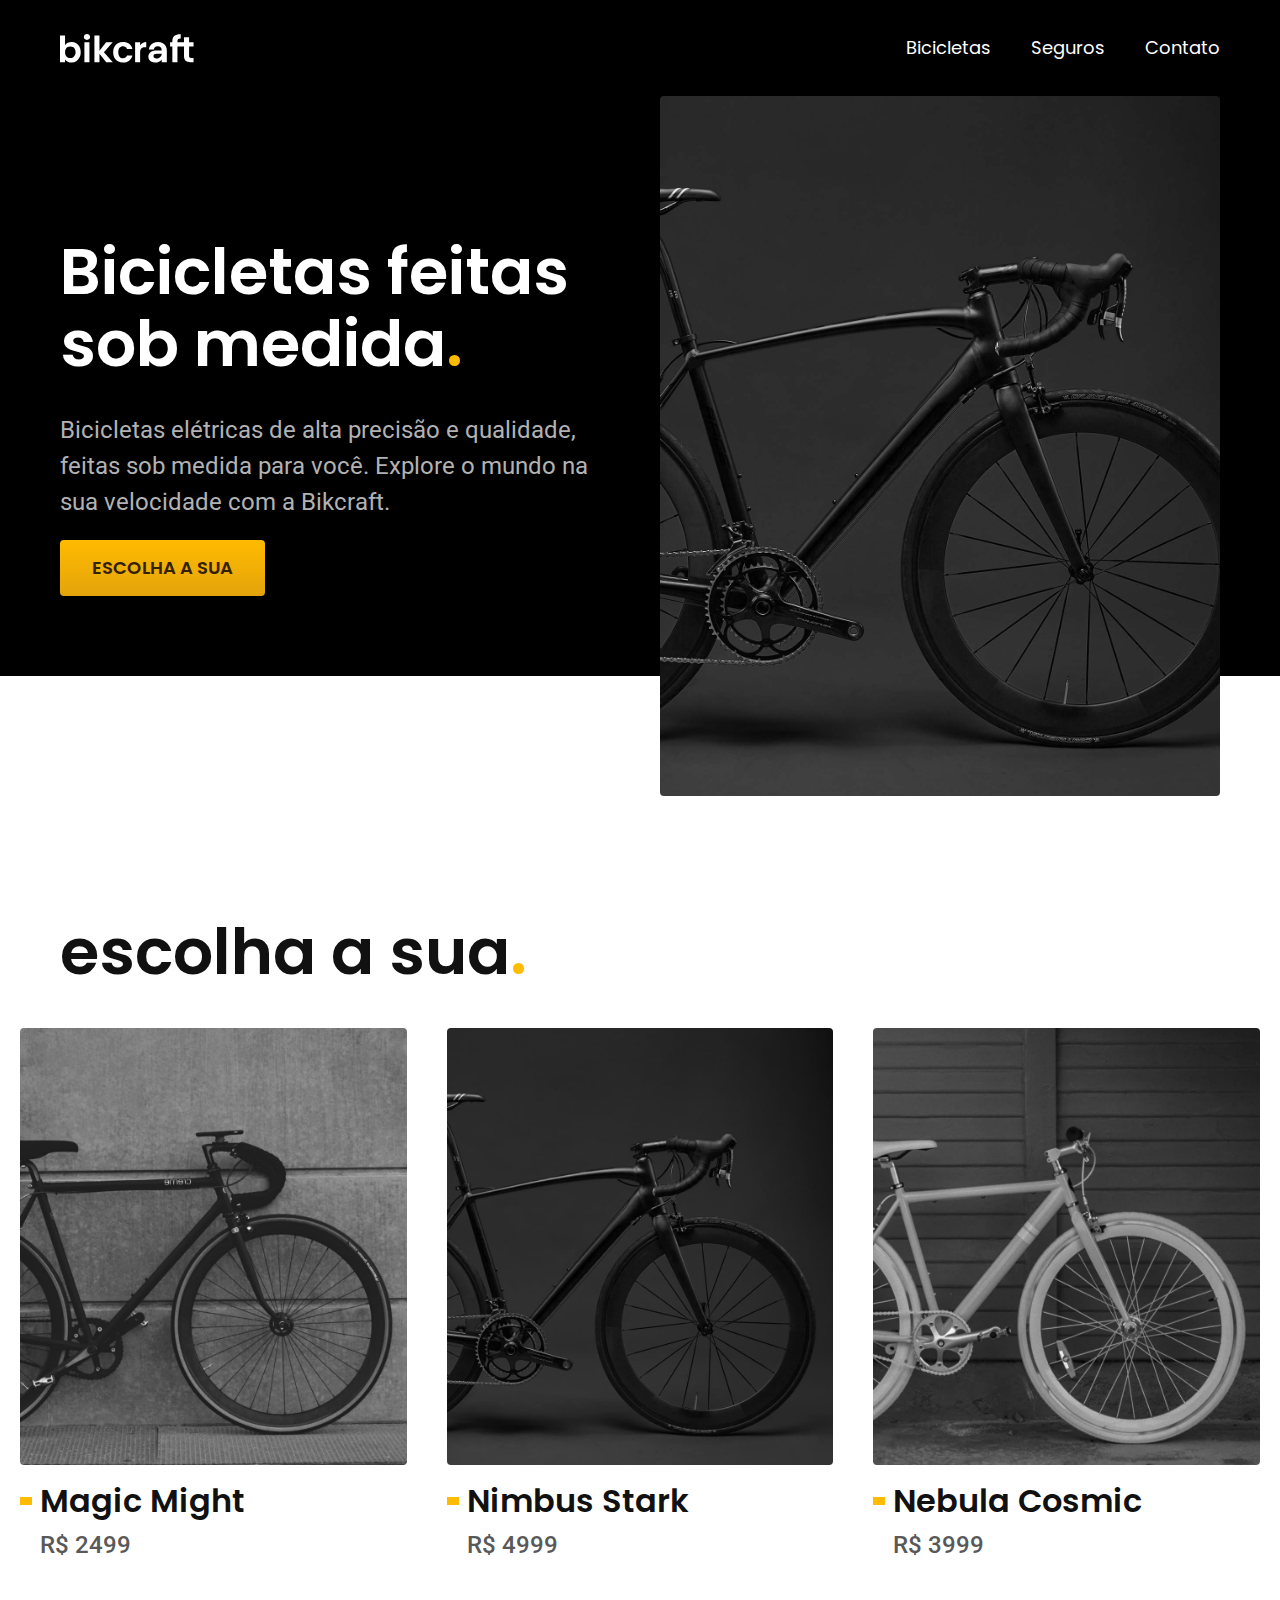
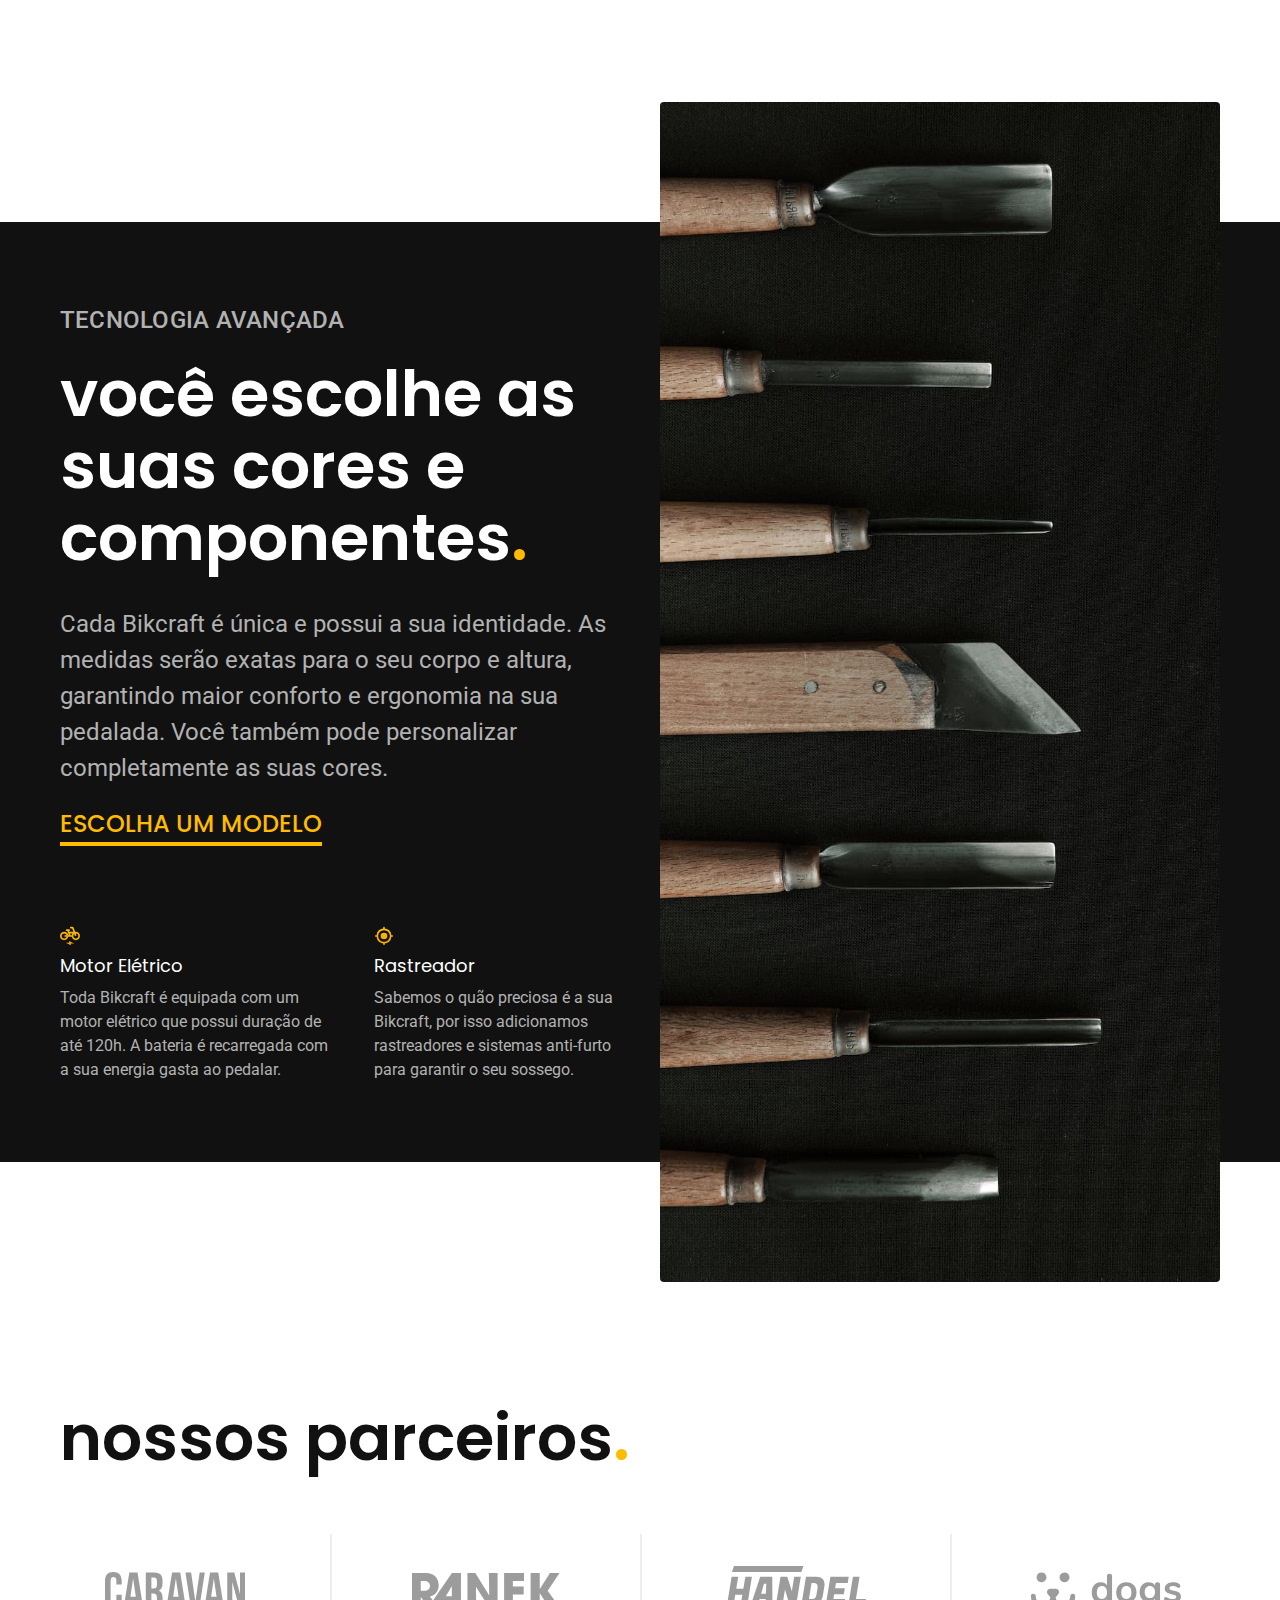
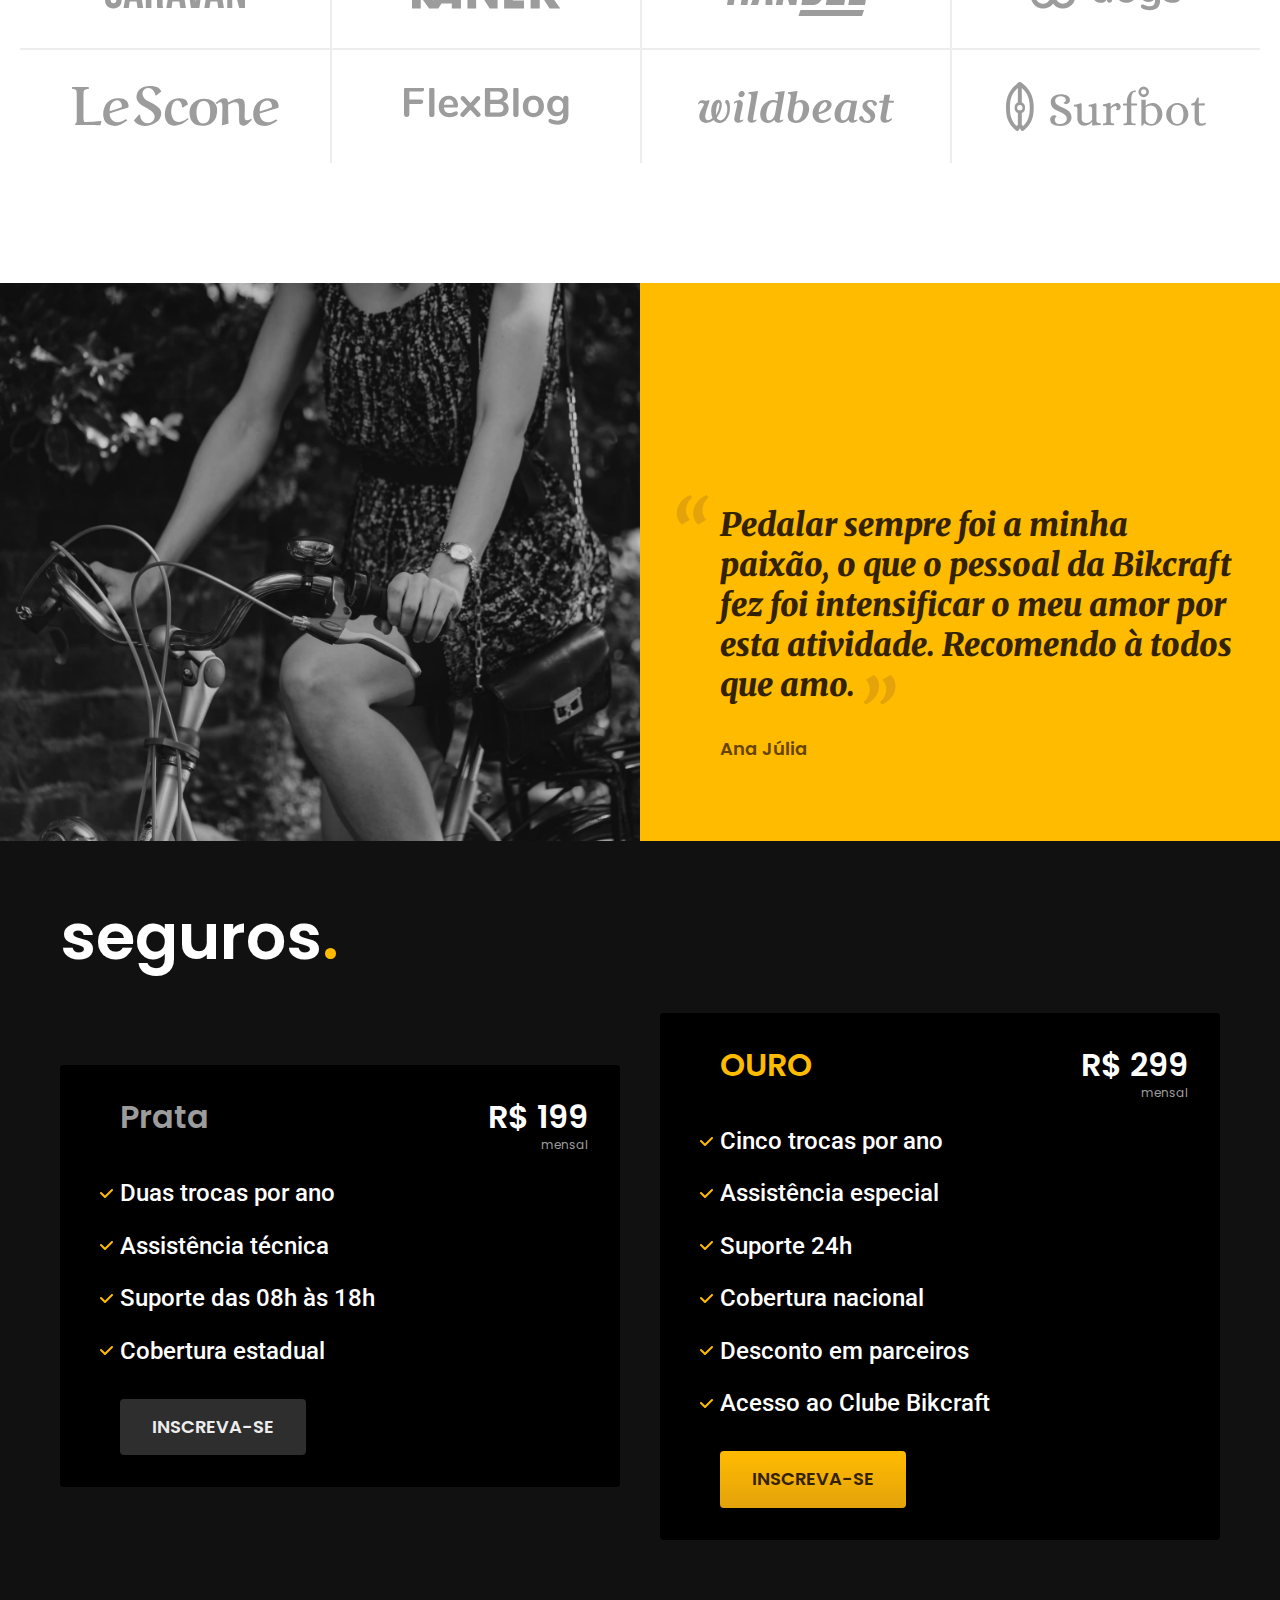
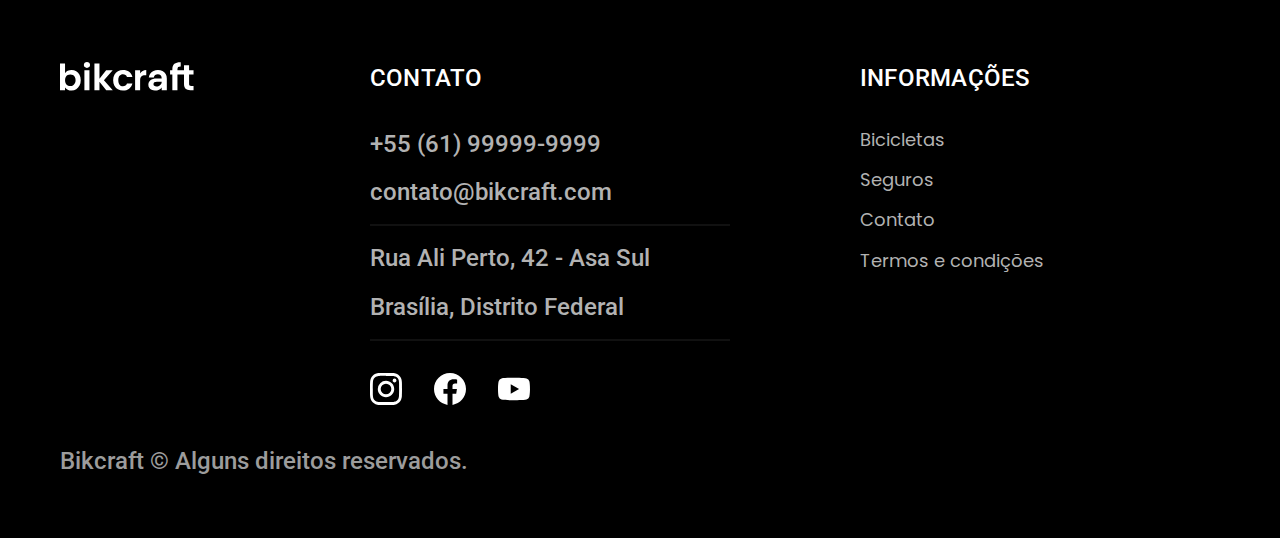
<file: index.html>
<!DOCTYPE html>
<html lang="pt-br">

<head>
  <meta charset="UTF-8">
  <meta http-equiv="X-UA-Compatible" content="IE=edge">
  <meta name="viewport" content="width=device-width, initial-scale=1.0">
  <meta name="description"
    content="Bicicletas elétricas de alta precisão e qualidade, feitas sob medida para o cliente. Explore o mundo na sua velocidade com a Bikcraft.">
  <title>Bikcraft - Bicicletas Elétricas</title>
  <link rel="preload" href="./css/style.css" as="style">
  <link rel="stylesheet" href="./css/style.css">
  <link rel="preconnect" href="https://fonts.googleapis.com">
  <link rel="preconnect" href="https://fonts.gstatic.com" crossorigin>
  <link
    href="https://fonts.googleapis.com/css2?family=Merriweather:ital,wght@1,900&family=Poppins:wght@400;600&family=Roboto:wght@400;500&display=swap"
    rel="stylesheet">
</head>

<body>
  <header class="header-bg">
    <div class="header container">
      <a href="./">
        <img src="./img/bikcraft.svg" alt="Bikcraft">
      </a>
      <nav aria-label="Primária">
        <ul class="header-nav font-1-m">
          <li><a href="./bicycles.html">Bicicletas</a></li>
          <li><a href="./insurance.html">Seguros</a></li>
          <li><a href="./contact.html">Contato</a></li>
        </ul>
      </nav>
    </div>
  </header>

  <main class="intro-bg c-0">
    <div class="intro container">
      <div class="intro-info">
        <h1 class="font-1-xxl">Bicicletas feitas sob medida<span class="c-p1">.</span></h1>
        <p class="font-2-l c-5">Bicicletas elétricas de alta precisão e qualidade, feitas sob medida para você. Explore
          o mundo na sua velocidade com a Bikcraft.</p>
        <a class="btn font-1-m-b" href="./bicycles.html">Escolha a sua</a>
      </div>
      <picture class="intro-img">
        <source media="(max-width: 800px)" srcset="./img/bicicletas/nimbus.jpg">
        <img src="./img/fotos/introducao.jpg" alt="Bicicleta Elétrica Preta">
      </picture>
    </div>
  </main>

  <article class="bike-list">
    <h2 class="container font-1-xxl c-11">escolha a sua<span class="c-p1">.</span></h2>
    <ul>
      <li>
        <a href="./bicycles/magic.html">
          <img src="./img/bicicletas/magic-home.jpg" alt="Bicicleta Preta">
          <h3 class="font-1-xl c-11">Magic Might</h3>
          <span class="font-2-m c-8">R$ 2499</span>
        </a>
      </li>
      <li>
        <a href="./bicycles/nimbus.html">
          <img src="./img/bicicletas/nimbus-home.jpg" alt="Bicicleta Preta">
          <h3 class="font-1-xl c-11">Nimbus Stark</h3>
          <span class="font-2-m c-8">R$ 4999</span>
        </a>
      </li>
      <li>
        <a href="./bicycles/nebula.html">
          <img src="./img/bicicletas/nebula-home.jpg" alt="Bicicleta Branca">
          <h3 class="font-1-xl c-11">Nebula Cosmic</h3>
          <span class="font-2-m c-8">R$ 3999</span>
        </a>
      </li>
    </ul>
  </article>

  <article class="technology-bg">
    <div class="technology container">
      <div class="technology-info">
        <span class="font-2-l-b c-5">Tecnologia Avançada</span>
        <h2 class="font-1-xxl c-0">você escolhe as suas cores e componentes<span class="c-p1">.</span></h2>
        <p class="font-2-l c-5">Cada Bikcraft é única e possui a sua identidade. As medidas serão exatas para o seu
          corpo e altura, garantindo maior conforto e ergonomia na sua pedalada. Você também pode personalizar
          completamente as suas cores.</p>
        <a class="link" href="./bicycles.html">Escolha um modelo</a>
        <div class="technology-columns">
          <div>
            <img src="./img/icones/eletrica.svg" alt="">
            <h3 class="font-1-m c-0">Motor Elétrico</h3>
            <p class="font-2-s c-5">Toda Bikcraft é equipada com um motor elétrico que possui duração de até 120h. A
              bateria é recarregada com a sua energia gasta ao pedalar.</p>
          </div>
          <div>
            <img src="./img/icones/rastreador.svg" alt="">
            <h3 class="font-1-m c-0">Rastreador</h3>
            <p class="font-2-s c-5">Sabemos o quão preciosa é a sua Bikcraft, por isso adicionamos rastreadores e
              sistemas anti-furto para garantir o seu sossego.</p>
          </div>
        </div>
      </div>
      <div class="technology-img">
        <img src="./img/fotos/tecnologia.jpg" alt="">
      </div>
    </div>
  </article>

  <section class="partners" aria-labelledby="our-partners">
    <h2 id="our-partners" class="container font-1-xxl c-11">nossos parceiros<span class="c-p1">.</span></h2>
    <ul>
      <li><img src="./img/parceiros/caravan.svg" alt="Caravan"></li>
      <li><img src="./img/parceiros/ranek.svg" alt="Ranek"></li>
      <li><img src="./img/parceiros/handel.svg" alt="Handel"></li>
      <li><img src="./img/parceiros/dogs.svg" alt="Dogs"></li>
      <li><img src="./img/parceiros/lescone.svg" alt="Lescone"></li>
      <li><img src="./img/parceiros/flexblog.svg" alt="Flexblog"></li>
      <li><img src="./img/parceiros/wildbeast.svg" alt="Wildbeast"></li>
      <li><img src="./img/parceiros/surfbot.svg" alt="Surfbot"></li>
    </ul>
  </section>

  <section class="testimonial" aria-label="Depoimento">
    <div>
      <img src="./img/fotos/depoimento.jpg" alt="Pessoa pedalando uma bicilceta Bikcraft">
    </div>
    <div class="testimonial-info">
      <blockquote class="font-1-xl c-p5">
        <p>Pedalar sempre foi a minha paixão, o que o pessoal da Bikcraft fez foi intensificar o meu amor por esta
          atividade. Recomendo à todos que amo.</p>
      </blockquote>
      <span class="font-1-m-b c-p4">Ana Júlia</span>
    </div>
  </section>

  <article class="insurance-bg">
    <div class="insurance container">
      <h2 class="font-1-xxl c-0">seguros<span class="c-p1">.</span></h2>
      <div class="insurance-item">
        <h3 class="font-1-xl c-6">Prata</h3>
        <span class="font-1-xl c-0">R$ 199<span class="font-1-xs c-6">mensal</span></span>
        <ul class="font-2-m c-0">
          <li>Duas trocas por ano</li>
          <li>Assistência técnica</li>
          <li>Suporte das 08h às 18h</li>
          <li>Cobertura estadual</li>
        </ul>
        <a class="secundary btn font-1-m-b" href="insurance.html">Inscreva-se</a>
      </div>
      <div class="insurance-item">
        <h3 class="font-1-xl c-p1">OURO</h3>
        <span class="font-1-xl c-0">R$ 299<span class="font-1-xs c-6">mensal</span></span>
        <ul class="font-2-m c-0">
          <li>Cinco trocas por ano</li>
          <li>Assistência especial</li>
          <li>Suporte 24h</li>
          <li>Cobertura nacional</li>
          <li>Desconto em parceiros</li>
          <li>Acesso ao Clube Bikcraft</li>
        </ul>
        <a class="btn font-1-m-b" href="insurance.html">Inscreva-se</a>
      </div>
    </div>
  </article>

  <footer class="footer-bg">
    <div class="footer container">
      <img src="./img/bikcraft.svg" alt="Bikcraft">
      <div class="footer-contact">
        <h3 class="font-2-l-b c-0">Contato</h3>
        <ul class="font-2-m c-5">
          <li><a href="tel:+5561999999999">+55 (61) 99999-9999</a></li>
          <li><a href="mail:contato@bikcraft.com">contato@bikcraft.com</a></li>
          <li>Rua Ali Perto, 42 - Asa Sul</li>
          <li>Brasília, Distrito Federal</li>
        </ul>
        <div class="footer-networks">
          <a href="./">
            <img src="./img/redes/instagram.svg" alt="Instagram">
          </a>
          <a href="./">
            <img src="./img/redes/facebook.svg" alt="Facebook">
          </a>
          <a href="./">
            <img src="./img/redes/youtube.svg" alt="YouTube">
          </a>
        </div>
      </div>
      <div class="footer-info">
        <h3 class="font-2-l-b c-0">Informações</h3>
        <nav>
          <ul class="font-1-m c-5">
            <li><a href="./bicycles.html">Bicicletas</a></li>
            <li><a href="./insurance.html">Seguros</a></li>
            <li><a href="./contact.html">Contato</a></li>
            <li><a href="./terms.html">Termos e condições</a></li>
          </ul>
        </nav>
      </div>
      <p class="footer-copy font-2-m c-6">Bikcraft © Alguns direitos reservados.</p>
    </div>
  </footer>
</body>

</html>
</file>
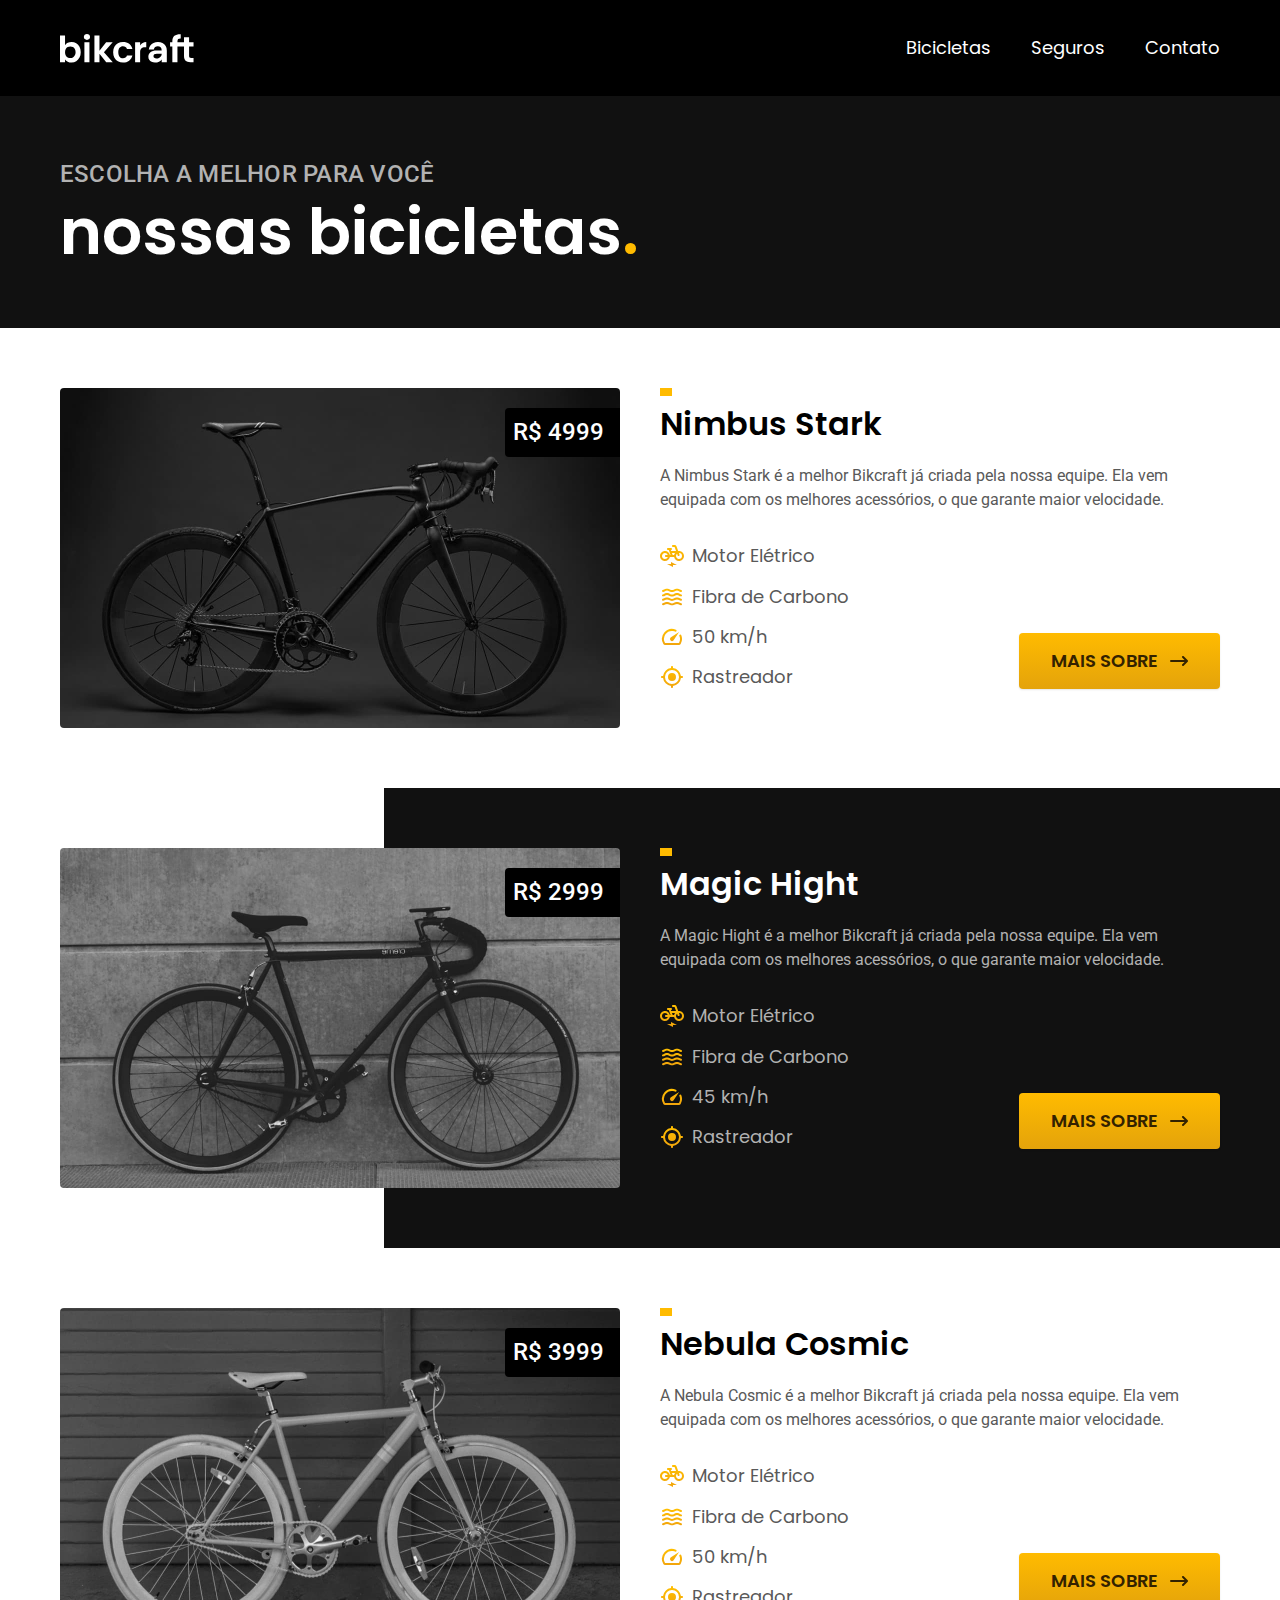
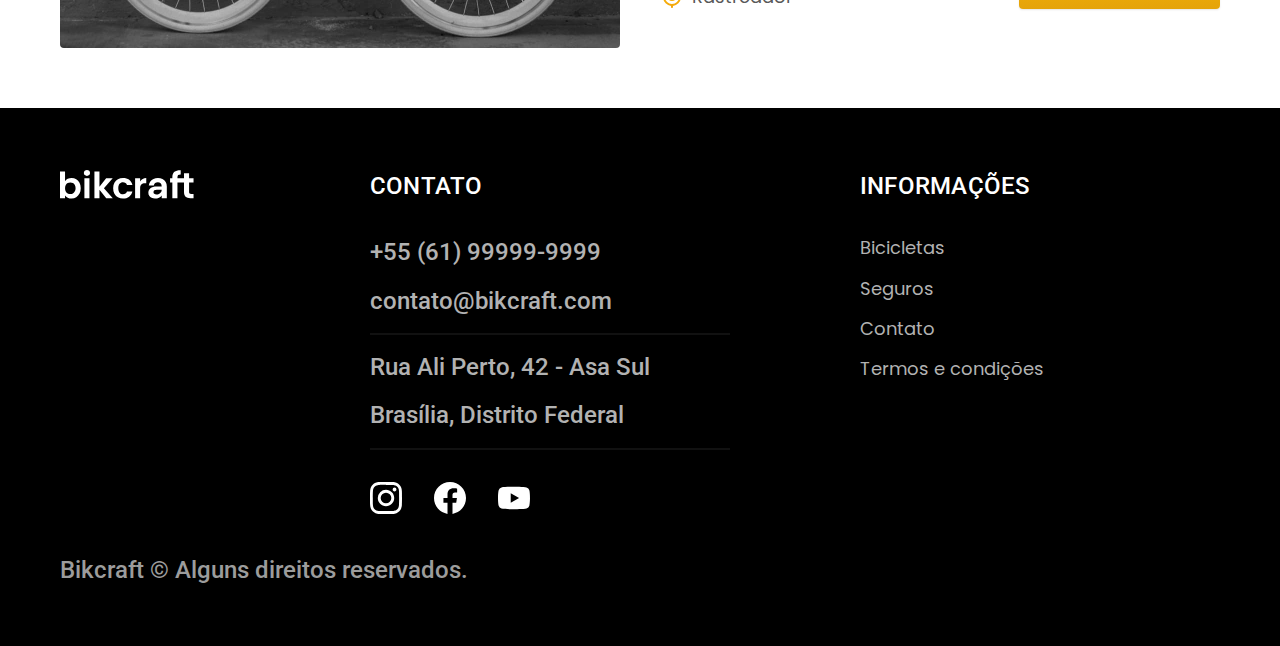
<file: bicycles.html>
<!DOCTYPE html>
<html lang="pt-br">

<head>
    <meta charset="UTF-8">
    <meta http-equiv="X-UA-Compatible" content="IE=edge">
    <meta name="viewport" content="width=device-width, initial-scale=1.0">
    <meta name="description" content="Aqui você encontra as bicicletas da Bikcraft.">
    <title>Bikcraft - Bicicletas</title>
    <link rel="preload" href="./css/style.css" as="style">
    <link rel="stylesheet" href="./css/style.css">
    <link rel="preconnect" href="https://fonts.googleapis.com">
    <link rel="preconnect" href="https://fonts.gstatic.com" crossorigin>
    <link
        href="https://fonts.googleapis.com/css2?family=Merriweather:ital,wght@1,900&family=Poppins:wght@400;600&family=Roboto:wght@400;500&display=swap"
        rel="stylesheet">
</head>

<body id="bicycles">
    <header class="header-bg">
        <div class="header container">
            <a href="./">
                <img src="./img/bikcraft.svg" alt="Bikcraft">
            </a>
            <nav aria-label="Primária">
                <ul class="header-nav font-1-m">
                    <li><a href="./bicycles.html">Bicicletas</a></li>
                    <li><a href="./insurance.html">Seguros</a></li>
                    <li><a href="./contact.html">Contato</a></li>
                </ul>
            </nav>
        </div>
    </header>

    <main>
        <div class="title-bg">
            <div class="title container">
                <p class="font-2-l-b c-5">Escolha a melhor para você</p>
                <h1 class="font-1-xxl c-0">nossas bicicletas<span class="c-p1">.</span></h1>
            </div>
        </div>
        <div class="bicycles-bg">
            <div class="bicycles container">
                <div class="bicycles-img">
                    <img src="./img/bicicletas/nimbus.jpg" alt="Bicicleta Preta">
                    <span class="font-2-m c-0">R$ 4999</span>
                </div>
                <div class="bicycles-info">
                    <h2 class="font-1-xl">Nimbus Stark</h2>
                    <p class="font-2-s c-8">A Nimbus Stark é a melhor Bikcraft já criada pela nossa equipe. Ela vem
                        equipada com os melhores acessórios, o que garante maior velocidade.</p>
                    <ul>
                        <li>
                            <img src="./img/icones/eletrica.svg" alt="">
                            <span class="font-1-m c-8">Motor Elétrico</span>
                        </li>
                        <li>
                            <img src="./img/icones/carbono.svg" alt="">
                            <span class="font-1-m c-8">Fibra de Carbono</span>
                        </li>
                        <li>
                            <img src="./img/icones/velocidade.svg" alt="">
                            <span class="font-1-m c-8">50 km/h</span>
                        </li>
                        <li>
                            <img src="./img/icones/rastreador.svg" alt="">
                            <span class="font-1-m c-8">Rastreador</span>
                        </li>
                    </ul>
                    <a class="btn arrow font-1-m-b" href="./bicycles/nimbus.html">Mais sobre</a>
                </div>
            </div>
        </div>
        <div class="bicycles-bg">
            <div class="bicycles container">
                <div class="bicycles-img">
                    <img src="./img/bicicletas/magic.jpg" alt="Bicicleta Preta">
                    <span class="font-2-m c-0">R$ 2999</span>
                </div>
                <div class="bicycles-info">
                    <h2 class="font-1-xl c-0">Magic Hight</h2>
                    <p class="font-2-s c-5">A Magic Hight é a melhor Bikcraft já criada pela nossa equipe. Ela vem
                        equipada com os melhores acessórios, o que garante maior velocidade.</p>
                    <ul>
                        <li>
                            <img src="./img/icones/eletrica.svg" alt="">
                            <span class="font-1-m c-5">Motor Elétrico</span>
                        </li>
                        <li>
                            <img src="./img/icones/carbono.svg" alt="">
                            <span class="font-1-m c-5">Fibra de Carbono</span>
                        </li>
                        <li>
                            <img src="./img/icones/velocidade.svg" alt="">
                            <span class="font-1-m c-5">45 km/h</span>
                        </li>
                        <li>
                            <img src="./img/icones/rastreador.svg" alt="">
                            <span class="font-1-m c-5">Rastreador</span>
                        </li>
                    </ul>
                    <a class="btn arrow font-1-m-b" href="./bicycles/magic.html">Mais sobre</a>
                </div>
            </div>
        </div>
        <div class="bicycles-bg">
            <div class="bicycles container">
                <div class="bicycles-img">
                    <img src="./img/bicicletas/nebula.jpg" alt="Bicicleta Branca">
                    <span class="font-2-m c-0">R$ 3999</span>
                </div>
                <div class="bicycles-info">
                    <h2 class="font-1-xl">Nebula Cosmic</h2>
                    <p class="font-2-s c-8">A Nebula Cosmic é a melhor Bikcraft já criada pela nossa equipe. Ela vem
                        equipada com os melhores acessórios, o que garante maior velocidade.</p>
                    <ul>
                        <li>
                            <img src="./img/icones/eletrica.svg" alt="">
                            <span class="font-1-m c-8">Motor Elétrico</span>
                        </li>
                        <li>
                            <img src="./img/icones/carbono.svg" alt="">
                            <span class="font-1-m c-8">Fibra de Carbono</span>
                        </li>
                        <li>
                            <img src="./img/icones/velocidade.svg" alt="">
                            <span class="font-1-m c-8">50 km/h</span>
                        </li>
                        <li>
                            <img src="./img/icones/rastreador.svg" alt="">
                            <span class="font-1-m c-8">Rastreador</span>
                        </li>
                    </ul>
                    <a class="btn arrow font-1-m-b" href="./bicycles/nebula.html">Mais sobre</a>
                </div>
            </div>
        </div>
    </main>

    <footer class="footer-bg">
        <div class="footer container">
            <img src="./img/bikcraft.svg" alt="Bikcraft">
            <div class="footer-contact">
                <h3 class="font-2-l-b c-0">Contato</h3>
                <ul class="font-2-m c-5">
                    <li><a href="tel:+5561999999999">+55 (61) 99999-9999</a></li>
                    <li><a href="mail:contato@bikcraft.com">contato@bikcraft.com</a></li>
                    <li>Rua Ali Perto, 42 - Asa Sul</li>
                    <li>Brasília, Distrito Federal</li>
                </ul>
                <div class="footer-networks">
                    <a href="./">
                        <img src="./img/redes/instagram.svg" alt="Instagram">
                    </a>
                    <a href="./">
                        <img src="./img/redes/facebook.svg" alt="Facebook">
                    </a>
                    <a href="./">
                        <img src="./img/redes/youtube.svg" alt="YouTube">
                    </a>
                </div>
            </div>
            <div class="footer-info">
                <h3 class="font-2-l-b c-0">Informações</h3>
                <nav>
                    <ul class="font-1-m c-5">
                        <li><a href="./bicycles.html">Bicicletas</a></li>
                        <li><a href="./insurance.html">Seguros</a></li>
                        <li><a href="./contact.html">Contato</a></li>
                        <li><a href="./terms.html">Termos e condições</a></li>
                    </ul>
                </nav>
            </div>
            <p class="footer-copy font-2-m c-6">Bikcraft © Alguns direitos reservados.</p>
        </div>
    </footer>
</body>

</html>
</file>
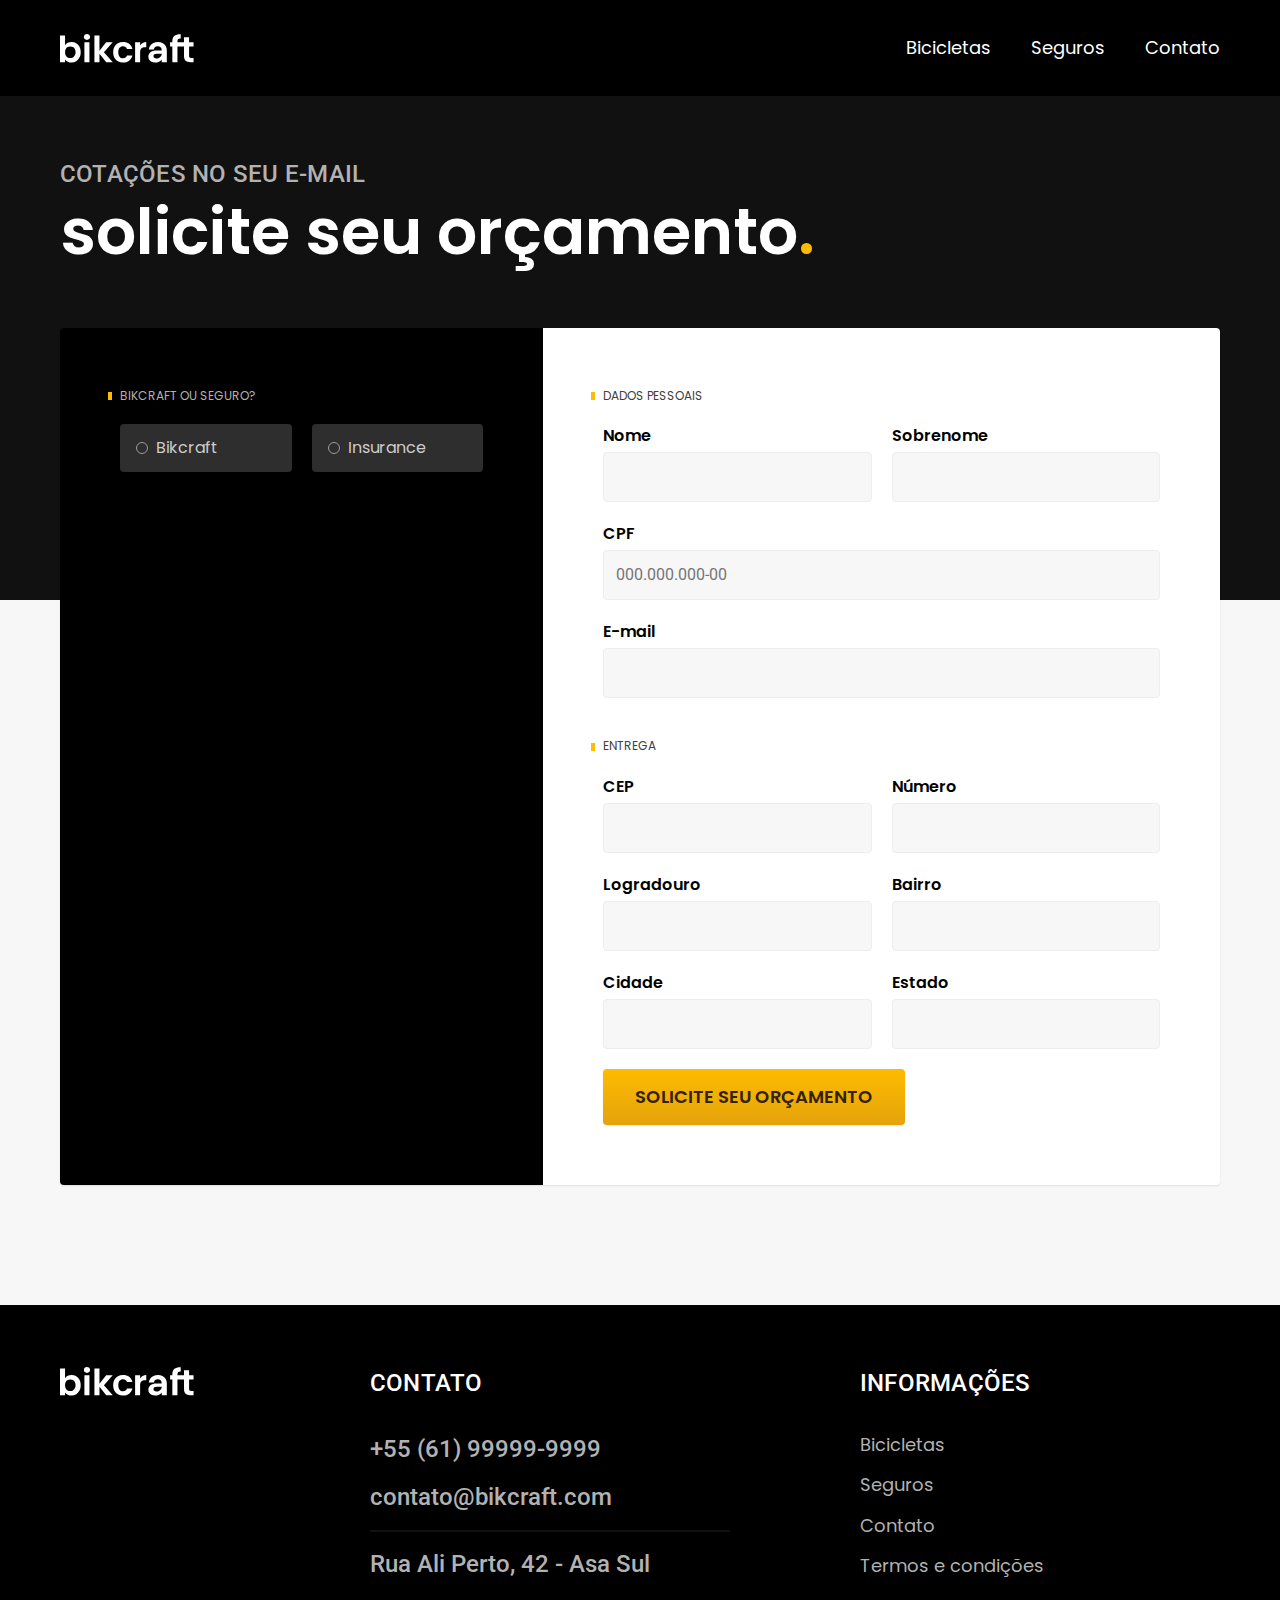
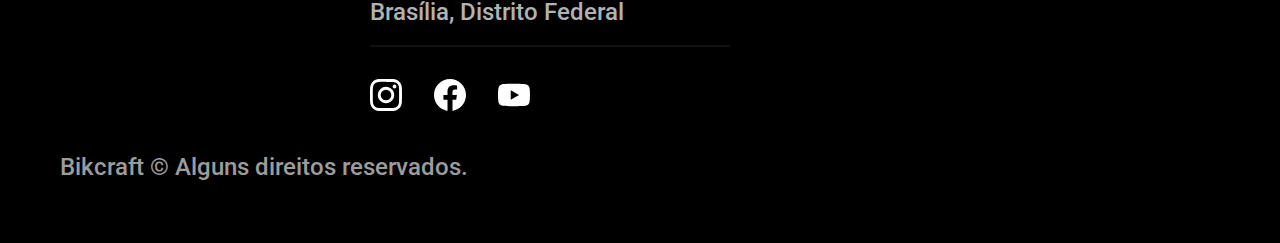
<file: budget.html>
<!DOCTYPE html>
<html lang="pt-br">

<head>
    <meta charset="UTF-8">
    <meta http-equiv="X-UA-Compatible" content="IE=edge">
    <meta name="viewport" content="width=device-width, initial-scale=1.0">
    <meta name="description" content="Página de orçamento.">
    <title>Bikcraft - Orçamento</title>
    <link rel="preload" href="./css/style.css" as="style">
    <link rel="stylesheet" href="./css/style.css">
    <link rel="preconnect" href="https://fonts.googleapis.com">
    <link rel="preconnect" href="https://fonts.gstatic.com" crossorigin>
    <link
        href="https://fonts.googleapis.com/css2?family=Merriweather:ital,wght@1,900&family=Poppins:wght@400;600&family=Roboto:wght@400;500&display=swap"
        rel="stylesheet">
</head>

<body id="budget">
    <header class="header-bg">
        <div class="header container">
            <a href="./">
                <img src="./img/bikcraft.svg" alt="Bikcraft">
            </a>
            <nav aria-label="Primária">
                <ul class="header-nav font-1-m">
                    <li><a href="./bicycles.html">Bicicletas</a></li>
                    <li><a href="./insurance.html">Seguros</a></li>
                    <li><a href="./contact.html">Contato</a></li>
                </ul>
            </nav>
        </div>
    </header>

    <main>
        <div class="title-bg">
            <div class="title container">
                <p class="font-2-l-b c-5">Cotações no seu e-mail</p>
                <h1 class="font-1-xxl c-0">solicite seu orçamento<span class="c-p1">.</span></h1>
            </div>
        </div>
        <form class="budget container" action="./">
            <div class="budget-product">
                <h2 class="font-1-xs c-5">Bikcraft ou seguro?</h2>
                <input type="radio" name="type" id="bikcraft" value="bikcraft">
                <label for="bikcraft">Bikcraft</label>

                <input type="radio" name="type" id="insurance" value="insurance">
                <label for="insurance">Insurance</label>

                <div class="budget-info" id="budget-bikcraft">
                    <h2 class="font-1-xs c-5">Escolha a sua</h2>
                    <input type="radio" name="product" id="nimbus" value="nimbus">
                    <label for="nimbus">Nimbus Stark <span>R$ 4999</span></label>
                    <div class="budget-details">
                        <ul class="font-1-xs c-8">
                            <li><img src="./img/icones/eletrica.svg" alt="">Motor Elétrico</li>
                            <li><img src="./img/icones/carbono.svg" alt="">Fibra de Carbono</li>
                            <li><img src="./img/icones/velocidade.svg" alt="">50 hm/h</li>
                            <li><img src="./img/icones/rastreador.svg" alt="">Rastreador</li>
                        </ul>
                        <img src="./img/bicicletas/nimbus.jpg" alt="Bicicleta Nimbus Stark">
                    </div>

                    <input type="radio" name="product" id="magic" value="magic">
                    <label for="magic">Magic Might <span>R$ 2499</span></label>
                    <div class="budget-details">
                        <ul class="font-1-xs c-8">
                            <li><img src="./img/icones/eletrica.svg" alt="">Motor Elétrico</li>
                            <li><img src="./img/icones/carbono.svg" alt="">Fibra de Carbono</li>
                            <li><img src="./img/icones/velocidade.svg" alt="">45 hm/h</li>
                            <li><img src="./img/icones/rastreador.svg" alt="">Rastreador</li>
                        </ul>
                        <img src="./img/bicicletas/magic.jpg" alt="Bicicleta Magic Might">
                    </div>

                    <input type="radio" name="product" id="nebula" value="nebula">
                    <label for="nebula">Nebula Cosmic <span>R$ 3999</span></label>
                    <div class="budget-details">
                        <ul class="font-1-xs c-8">
                            <li><img src="./img/icones/eletrica.svg" alt="">Motor Elétrico</li>
                            <li><img src="./img/icones/carbono.svg" alt="">Fibra de Carbono</li>
                            <li><img src="./img/icones/velocidade.svg" alt="">40 hm/h</li>
                            <li><img src="./img/icones/rastreador.svg" alt="">Rastreador</li>
                        </ul>
                        <img src="./img/bicicletas/nebula.jpg" alt="Bicicleta Nebula Cosmic">
                    </div>
                </div>

                <div class="budget-info" id="budget-insurance">
                    <h2 class="font-1-xs c-5">Escolha o plano</h2>
                    <input type="radio" name="product" id="silver" value="silver">
                    <label for="silver">Prata <span>R$ 199</span></label>

                    <input type="radio" name="product" id="gold" value="gold">
                    <label for="gold">Ouro <span>R$ 299</span></label>
                </div>
            </div>
            <div class="budget-data form">
                <h2 class="font-1-xs c-9">Dados pessoais</h2>
                <div>
                    <label for="name">Nome</label>
                    <input type="text" name="name" id="name">
                </div>
                <div>
                    <label for="surname">Sobrenome</label>
                    <input type="text" name="surname" id="surname">
                </div>
                <div>
                    <label for="cpf">CPF</label>
                    <input type="text" name="cpf" id="cpf" placeholder="000.000.000-00">
                </div>
                <div>
                    <label for="email">E-mail</label>
                    <input type="email" name="email" id="email">
                </div>
                <h2 class="font-1-xs c-9">Entrega</h2>
                <div>
                    <label for="cep">CEP</label>
                    <input type="text" name="cep" id="cep">
                </div>
                <div>
                    <label for="number">Número</label>
                    <input type="text" name="number" id="number">
                </div>
                <div>
                    <label for="place">Logradouro</label>
                    <input type="text" name="place" id="place">
                </div>
                <div>
                    <label for="district">Bairro</label>
                    <input type="text" name="district" id="district">
                </div>
                <div>
                    <label for="city">Cidade</label>
                    <input type="text" name="city" id="city">
                </div>
                <div>
                    <label for="state">Estado</label>
                    <input type="text" name="state" id="state">
                </div>
                <button class="btn font-1-m-b">Solicite seu orçamento</button>
            </div>
        </form>
    </main>

    <footer class="footer-bg">
        <div class="footer container">
            <img src="./img/bikcraft.svg" alt="Bikcraft">
            <div class="footer-contact">
                <h3 class="font-2-l-b c-0">Contato</h3>
                <ul class="font-2-m c-5">
                    <li><a href="tel:+5561999999999">+55 (61) 99999-9999</a></li>
                    <li><a href="mail:contato@bikcraft.com">contato@bikcraft.com</a></li>
                    <li>Rua Ali Perto, 42 - Asa Sul</li>
                    <li>Brasília, Distrito Federal</li>
                </ul>
                <div class="footer-networks">
                    <a href="./">
                        <img src="./img/redes/instagram.svg" alt="Instagram">
                    </a>
                    <a href="./">
                        <img src="./img/redes/facebook.svg" alt="Facebook">
                    </a>
                    <a href="./">
                        <img src="./img/redes/youtube.svg" alt="YouTube">
                    </a>
                </div>
            </div>
            <div class="footer-info">
                <h3 class="font-2-l-b c-0">Informações</h3>
                <nav>
                    <ul class="font-1-m c-5">
                        <li><a href="./bicycles.html">Bicicletas</a></li>
                        <li><a href="./insurance.html">Seguros</a></li>
                        <li><a href="./contact.html">Contato</a></li>
                        <li><a href="./terms.html">Termos e condições</a></li>
                    </ul>
                </nav>
            </div>
            <p class="footer-copy font-2-m c-6">Bikcraft © Alguns direitos reservados.</p>
        </div>
    </footer>
</body>

</html>
</file>
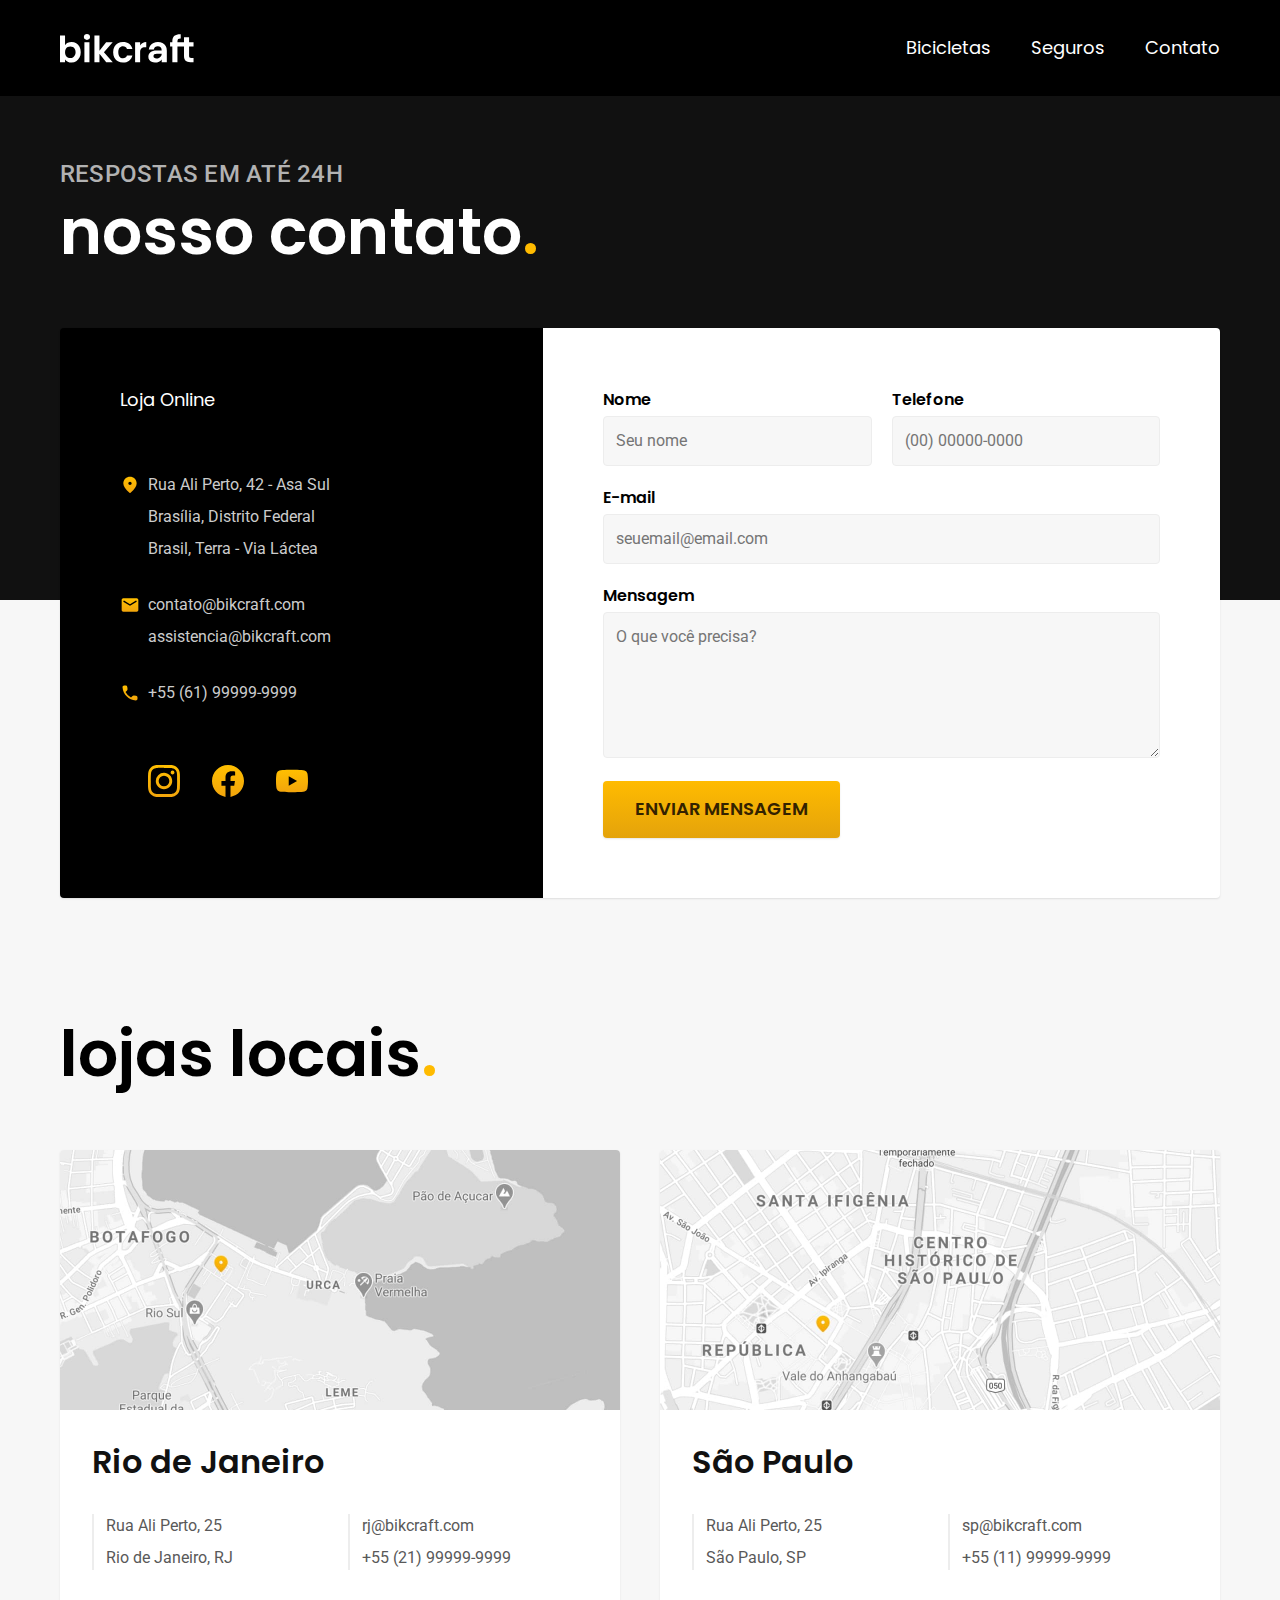
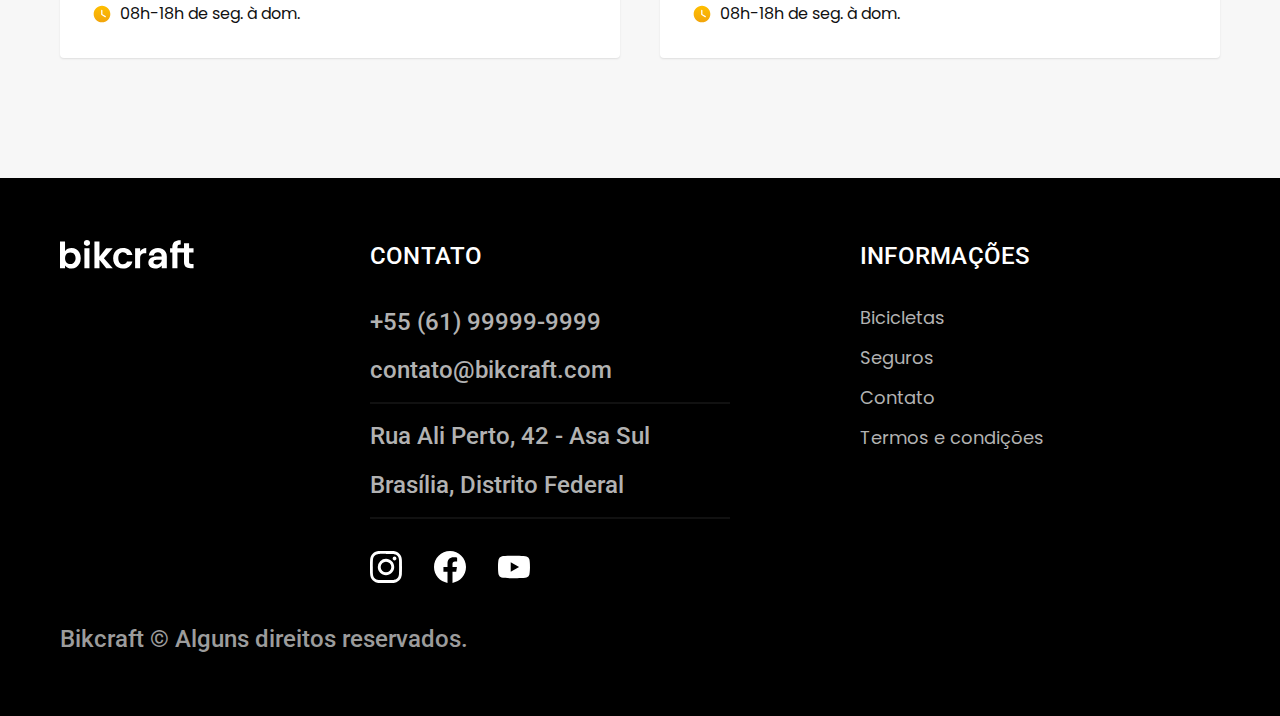
<file: contact.html>
<!DOCTYPE html>
<html lang="pt-br">

<head>
    <meta charset="UTF-8">
    <meta http-equiv="X-UA-Compatible" content="IE=edge">
    <meta name="viewport" content="width=device-width, initial-scale=1.0">
    <meta name="description" content="Entre em contato com a nossa equipe.">
    <title>Bikcraft - Contato</title>
    <link rel="preload" href="./css/style.css" as="style">
    <link rel="stylesheet" href="./css/style.css">
    <link rel="preconnect" href="https://fonts.googleapis.com">
    <link rel="preconnect" href="https://fonts.gstatic.com" crossorigin>
    <link
        href="https://fonts.googleapis.com/css2?family=Merriweather:ital,wght@1,900&family=Poppins:wght@400;600&family=Roboto:wght@400;500&display=swap"
        rel="stylesheet">
</head>

<body id="contact">
    <header class="header-bg">
        <div class="header container">
            <a href="./">
                <img src="./img/bikcraft.svg" alt="Bikcraft">
            </a>
            <nav aria-label="Primária">
                <ul class="header-nav font-1-m">
                    <li><a href="./bicycles.html">Bicicletas</a></li>
                    <li><a href="./insurance.html">Seguros</a></li>
                    <li><a href="./contact.html">Contato</a></li>
                </ul>
            </nav>
        </div>
    </header>

    <main>
        <div class="title-bg">
            <div class="title container">
                <p class="font-2-l-b c-5">Respostas em até 24h</p>
                <h1 class="font-1-xxl c-0">nosso contato<span class="c-p1">.</span></h1>
            </div>
        </div>
        <div class="contact container">
            <section class="contact-data" aria-label="Endereço">
                <h2 class="font-1-m c-0">Loja Online</h2>
                <div class="contact-address font-2-s c-4">
                    <p>Rua Ali Perto, 42 - Asa Sul</p>
                    <p>Brasília, Distrito Federal</p>
                    <p>Brasil, Terra - Via Láctea</p>
                </div>
                <address class="contact-means font-2-s c-4">
                    <a href="mail:contato@bikcraft.com">contato@bikcraft.com</a>
                    <a href="mail:assistencia@bikcraft.com">assistencia@bikcraft.com</a>
                    <a href="tel:+5561999999999">+55 (61) 99999-9999</a>
                </address>
                <div class="contact-networks">
                    <a href="./">
                        <img src="./img/redes/instagram-p.svg" alt="Instagram">
                    </a>
                    <a href="./">
                        <img src="./img/redes/facebook-p.svg" alt="Facebook">
                    </a>
                    <a href="./">
                        <img src="./img/redes/youtube-p.svg" alt="YouTube">
                    </a>
                </div>
            </section>
            <section class="form" aria-label="Formulário">
                <form action="./contact.html">
                    <div>
                        <label for="name">Nome</label>
                        <input type="text" name="name" id="name" placeholder="Seu nome">
                    </div>
                    <div>
                        <label for="telephone">Telefone</label>
                        <input type="text" name="telephone" id="telephone" placeholder="(00) 00000-0000">
                    </div>
                    <div>
                        <label for="email">E-mail</label>
                        <input type="text" name="email" id="email" placeholder="seuemail@email.com">
                    </div>
                    <div>
                        <label for="message">Mensagem</label>
                        <textarea rows="5" name="message" id="message" placeholder="O que você precisa?"></textarea>
                    </div>
                    <button class="btn font-1-m-b">Enviar mensagem</button>
                </form>
            </section>
        </div>
    </main>

    <article class="store container">
        <h2 class="font-1-xxl">lojas locais<span class="c-p1">.</span></h2>
        <div class="store-item font-2-s c-11">
            <img src="./img/lojas/rj.jpg" alt="Mapa marcando o endereço em Rua Ali Perto, 25 - Rio de Janeiro - RJ">
            <div class="store-info">
                <h3 class="font-1-xl">Rio de Janeiro</h3>
                <div class="store-data c-8">
                    <p>Rua Ali Perto, 25</p>
                    <p>Rio de Janeiro, RJ</p>
                </div>
                <div class="store-data c-8">
                    <a href="mail:rj@bikcraft.com">rj@bikcraft.com</a>
                    <a href="tel:+5561999999999">+55 (21) 99999-9999</a>
                </div>
                <p class="font-1-s"><img src="./img/icones/horario.svg" alt="">08h-18h de seg. à dom.</p>
            </div>
        </div>
        <div class="store-item font-2-s c-11">
            <img src="./img/lojas/sp.jpg" alt="Mapa marcando o endereço em Rua Ali Perto, 25 - São Paulo - SP">
            <div class="store-info">
                <h3 class="font-1-xl">São Paulo</h3>
                <div class="store-data c-8">
                    <p>Rua Ali Perto, 25</p>
                    <p>São Paulo, SP</p>
                </div>
                <div class="store-data c-8">
                    <a href="mail:rj@bikcraft.com">sp@bikcraft.com</a>
                    <a href="tel:+5561999999999">+55 (11) 99999-9999</a>
                </div>
                <p class="font-1-s"><img src="./img/icones/horario.svg" alt="">08h-18h de seg. à dom.</p>
            </div>
        </div>
    </article>

    <footer class="footer-bg">
        <div class="footer container">
            <img src="./img/bikcraft.svg" alt="Bikcraft">
            <div class="footer-contact">
                <h3 class="font-2-l-b c-0">Contato</h3>
                <ul class="font-2-m c-5">
                    <li><a href="tel:+5561999999999">+55 (61) 99999-9999</a></li>
                    <li><a href="mail:contato@bikcraft.com">contato@bikcraft.com</a></li>
                    <li>Rua Ali Perto, 42 - Asa Sul</li>
                    <li>Brasília, Distrito Federal</li>
                </ul>
                <div class="footer-networks">
                    <a href="./">
                        <img src="./img/redes/instagram.svg" alt="Instagram">
                    </a>
                    <a href="./">
                        <img src="./img/redes/facebook.svg" alt="Facebook">
                    </a>
                    <a href="./">
                        <img src="./img/redes/youtube.svg" alt="YouTube">
                    </a>
                </div>
            </div>
            <div class="footer-info">
                <h3 class="font-2-l-b c-0">Informações</h3>
                <nav>
                    <ul class="font-1-m c-5">
                        <li><a href="./bicycles.html">Bicicletas</a></li>
                        <li><a href="./insurance.html">Seguros</a></li>
                        <li><a href="./contact.html">Contato</a></li>
                        <li><a href="./terms.html">Termos e condições</a></li>
                    </ul>
                </nav>
            </div>
            <p class="footer-copy font-2-m c-6">Bikcraft © Alguns direitos reservados.</p>
        </div>
    </footer>
</body>

</html>
</file>
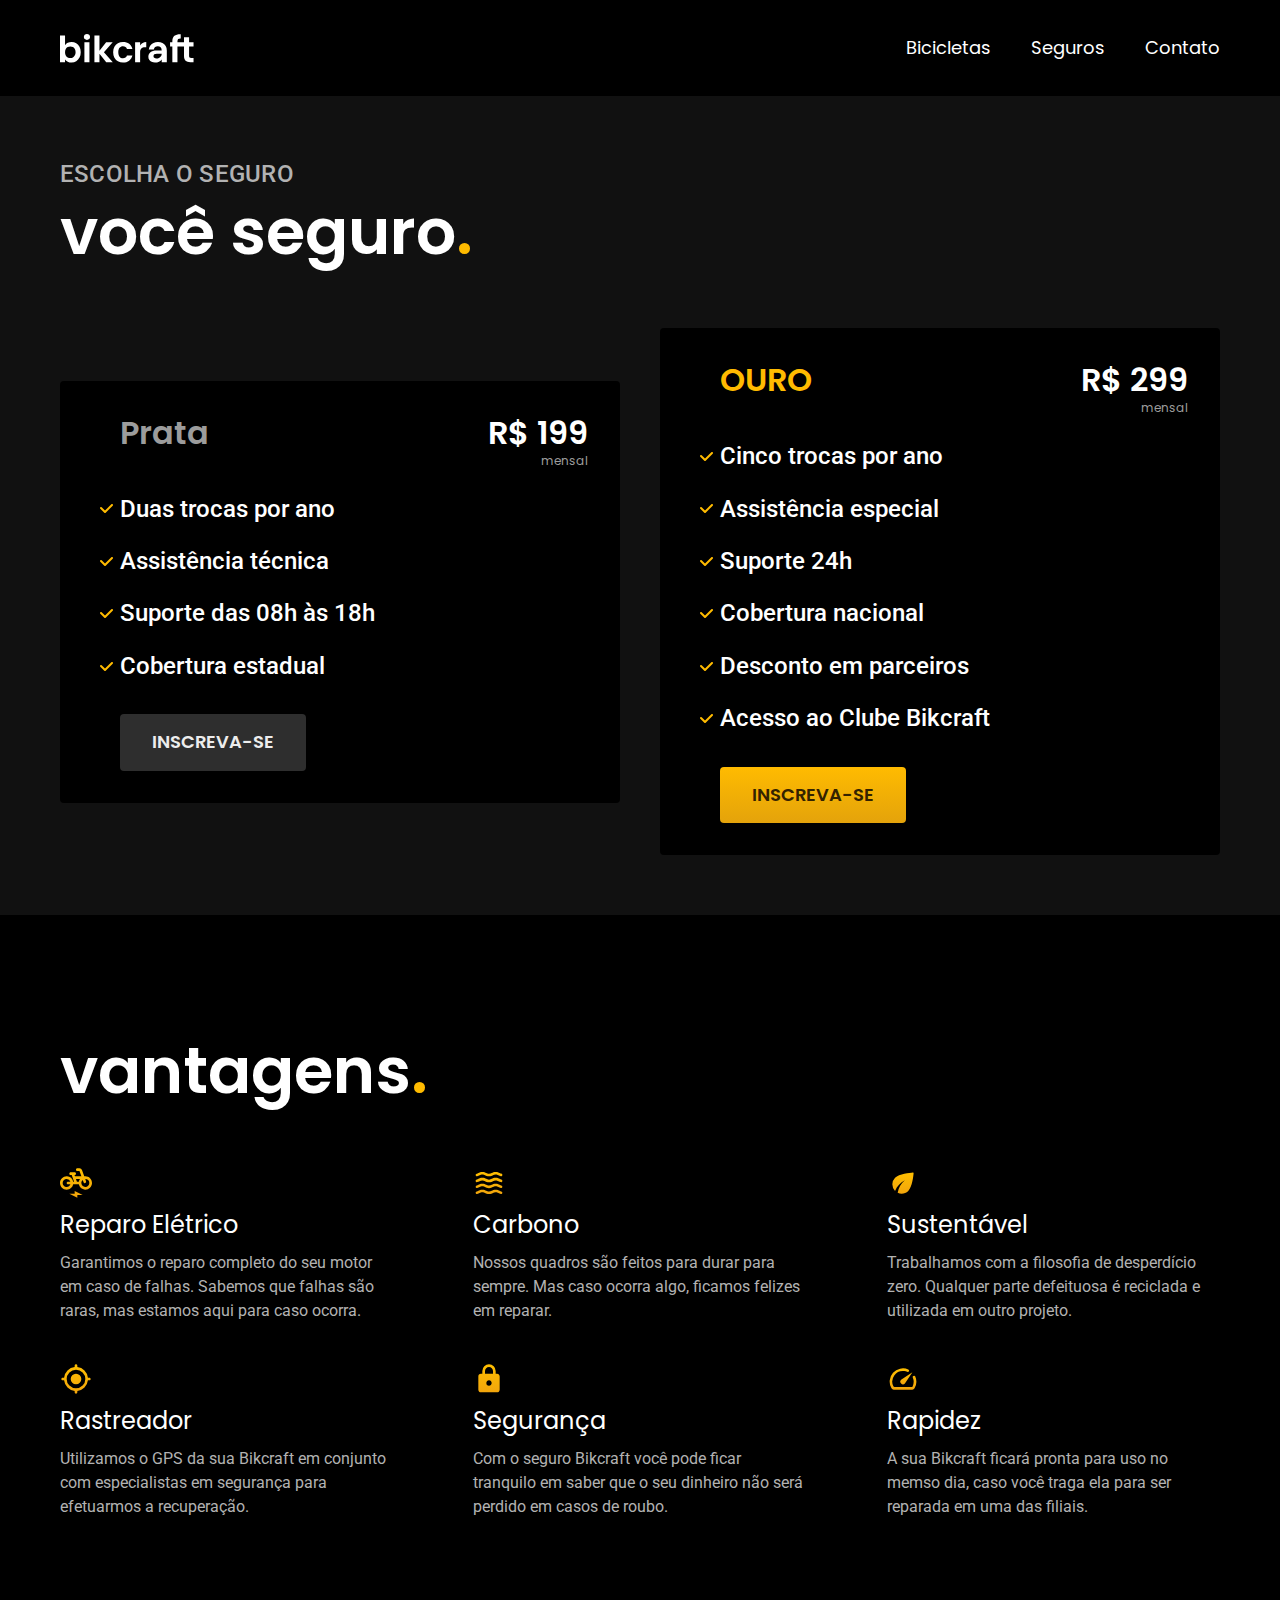
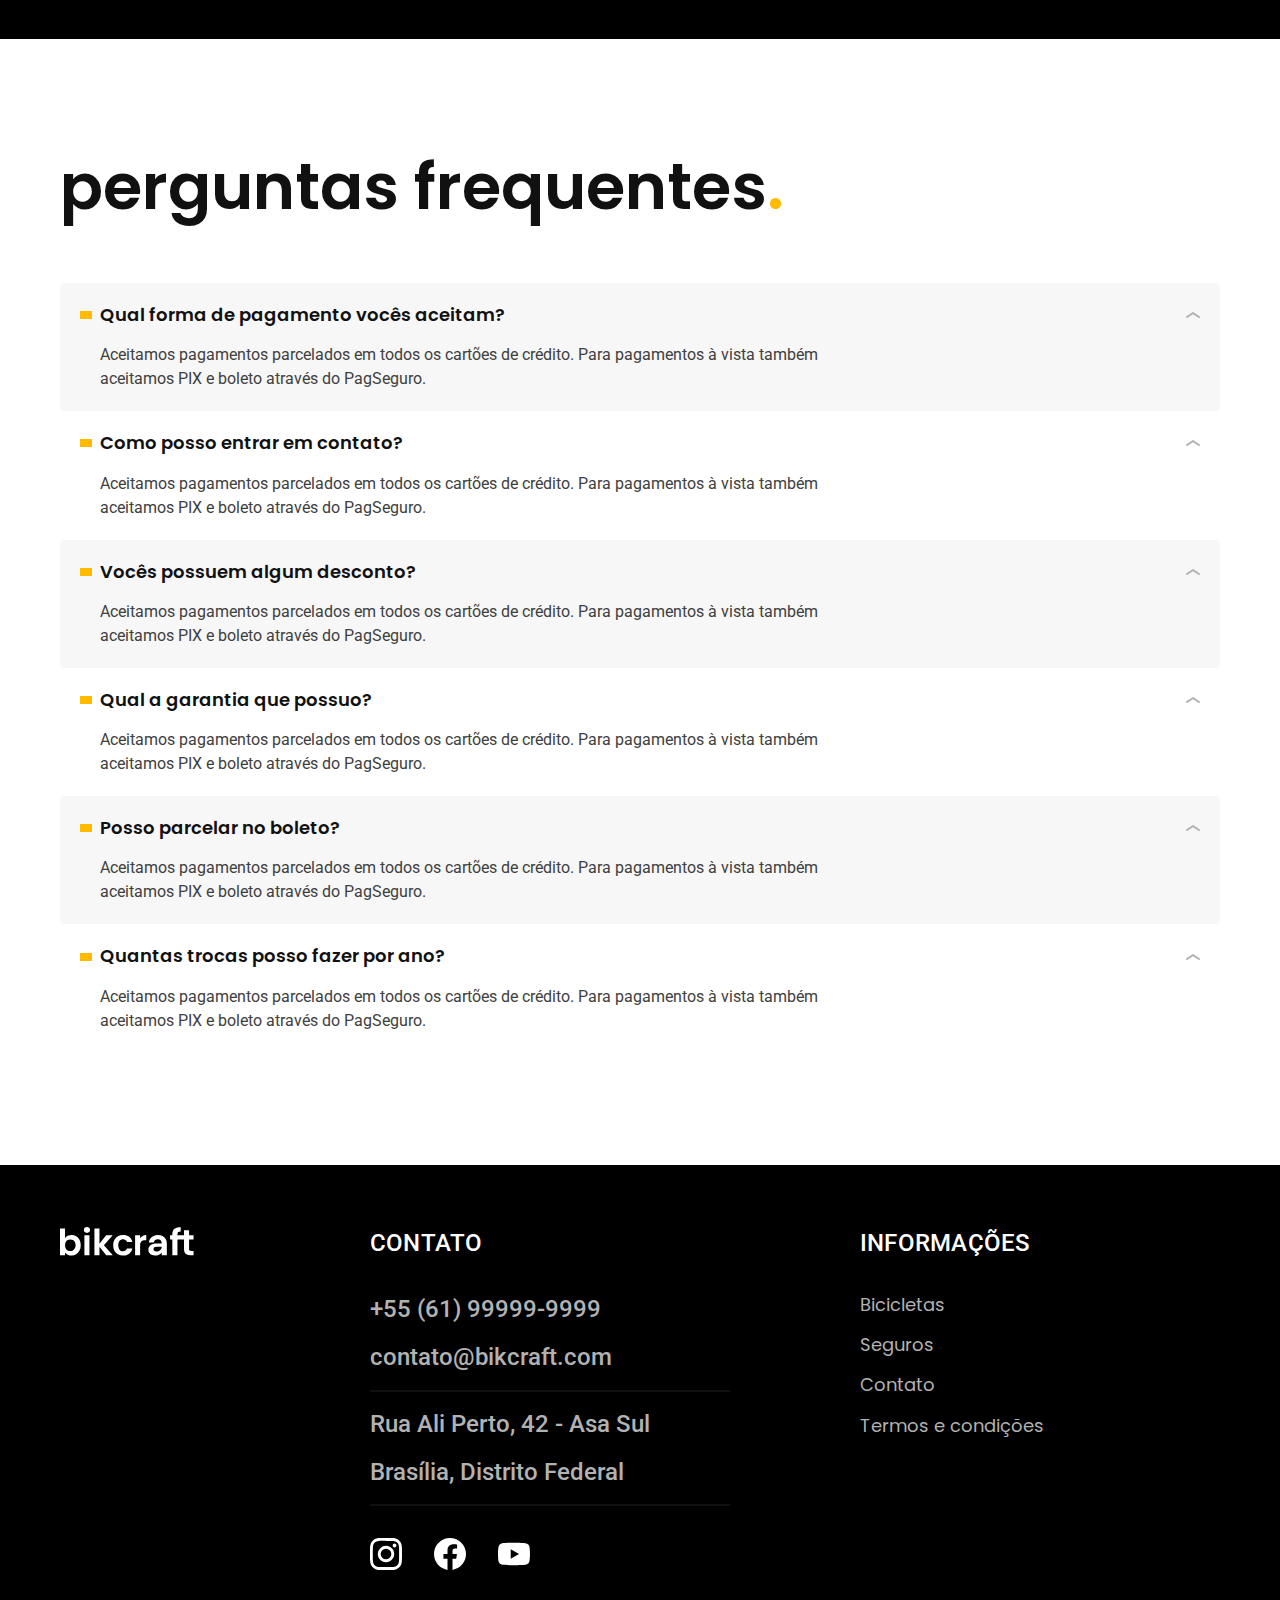
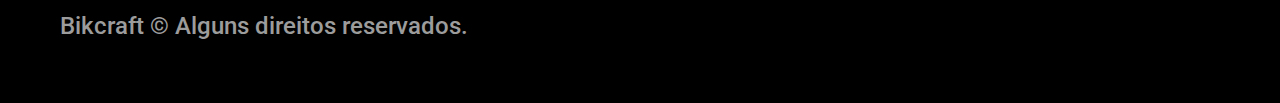
<file: insurance.html>
<!DOCTYPE html>
<html lang="pt-br">

<head>
    <meta charset="UTF-8">
    <meta http-equiv="X-UA-Compatible" content="IE=edge">
    <meta name="viewport" content="width=device-width, initial-scale=1.0">
    <meta name="description" content="Termos e condições.">
    <title>Bikcraft - Termos e Condições</title>
    <link rel="preload" href="./css/style.css" as="style">
    <link rel="stylesheet" href="./css/style.css">
    <link rel="preconnect" href="https://fonts.googleapis.com">
    <link rel="preconnect" href="https://fonts.gstatic.com" crossorigin>
    <link
        href="https://fonts.googleapis.com/css2?family=Merriweather:ital,wght@1,900&family=Poppins:wght@400;600&family=Roboto:wght@400;500&display=swap"
        rel="stylesheet">
</head>

<body id="insurance">
    <header class="header-bg">
        <div class="header container">
            <a href="./">
                <img src="./img/bikcraft.svg" alt="Bikcraft">
            </a>
            <nav aria-label="Primária">
                <ul class="header-nav font-1-m">
                    <li><a href="./bicycles.html">Bicicletas</a></li>
                    <li><a href="./insurance.html">Seguros</a></li>
                    <li><a href="./contact.html">Contato</a></li>
                </ul>
            </nav>
        </div>
    </header>

    <main class="insurance-bg">
        <div class="title-bg">
            <div class="title container">
                <p class="font-2-l-b c-5">Escolha o seguro</p>
                <h1 class="font-1-xxl c-0">você seguro<span class="c-p1">.</span></h1>
            </div>
        </div>
        <div class="insurance container">
            <div class="insurance-item">
                <h3 class="font-1-xl c-6">Prata</h3>
                <span class="font-1-xl c-0">R$ 199<span class="font-1-xs c-6">mensal</span></span>
                <ul class="font-2-m c-0">
                    <li>Duas trocas por ano</li>
                    <li>Assistência técnica</li>
                    <li>Suporte das 08h às 18h</li>
                    <li>Cobertura estadual</li>
                </ul>
                <a class="secundary btn font-1-m-b" href="">Inscreva-se</a>
            </div>
            <div class="insurance-item">
                <h3 class="font-1-xl c-p1">OURO</h3>
                <span class="font-1-xl c-0">R$ 299<span class="font-1-xs c-6">mensal</span></span>
                <ul class="font-2-m c-0">
                    <li>Cinco trocas por ano</li>
                    <li>Assistência especial</li>
                    <li>Suporte 24h</li>
                    <li>Cobertura nacional</li>
                    <li>Desconto em parceiros</li>
                    <li>Acesso ao Clube Bikcraft</li>
                </ul>
                <a class="btn font-1-m-b" href="">Inscreva-se</a>
            </div>
        </div>
    </main>

    <article class="benefits-bg">
        <div class="benefits container">
            <h2 class="font-1-xxl c-0">vantagens<span class="c-p1">.</span></h2>
            <ul>
                <li>
                    <img src="./img/icones/eletrica.svg" alt="">
                    <h3 class="font-1-l c-0">Reparo Elétrico</h3>
                    <p class="font-2-s c-5">Garantimos o reparo completo do seu motor em caso de falhas. Sabemos que
                        falhas são raras, mas estamos aqui para caso ocorra.</p>
                </li>
                <li>
                    <img src="./img/icones/carbono.svg" alt="">
                    <h3 class="font-1-l c-0">Carbono</h3>
                    <p class="font-2-s c-5">Nossos quadros são feitos para durar para sempre. Mas caso ocorra algo,
                        ficamos felizes em reparar.</p>
                </li>
                <li>
                    <img src="./img/icones/sustentavel.svg" alt="">
                    <h3 class="font-1-l c-0">Sustentável</h3>
                    <p class="font-2-s c-5">Trabalhamos com a filosofia de desperdício zero. Qualquer parte defeituosa é
                        reciclada e utilizada em outro projeto.</p>
                </li>
                <li>
                    <img src="./img/icones/rastreador.svg" alt="">
                    <h3 class="font-1-l c-0">Rastreador</h3>
                    <p class="font-2-s c-5">Utilizamos o GPS da sua Bikcraft em conjunto com especialistas em segurança
                        para efetuarmos a recuperação.</p>
                </li>
                <li>
                    <img src="./img/icones/seguro.svg" alt="">
                    <h3 class="font-1-l c-0">Segurança</h3>
                    <p class="font-2-s c-5">Com o seguro Bikcraft você pode ficar tranquilo em saber que o seu dinheiro
                        não será perdido em casos de roubo.</p>
                </li>
                <li>
                    <img src="./img/icones/velocidade.svg" alt="">
                    <h3 class="font-1-l c-0">Rapidez</h3>
                    <p class="font-2-s c-5">A sua Bikcraft ficará pronta para uso no memso dia, caso você traga ela para
                        ser reparada em uma das filiais.</p>
                </li>
            </ul>
        </div>
    </article>

    <article class="questions container">
        <h2 class="font-1-xxl c-11">perguntas frequentes<span class="c-p1">.</span></h2>
        <dl>
            <div>
                <dt class="font-1-m-b c-11">Qual forma de pagamento vocês aceitam?</dt>
                <dd class="font-2-s c-9">Aceitamos pagamentos parcelados em todos os cartões de crédito. Para pagamentos
                    à vista também aceitamos PIX e boleto através do PagSeguro.</dd>
            </div>
            <div>
                <dt class="font-1-m-b c-11">Como posso entrar em contato?</dt>
                <dd class="font-2-s c-9">Aceitamos pagamentos parcelados em todos os cartões de crédito. Para pagamentos
                    à vista também aceitamos PIX e boleto através do PagSeguro.</dd>
            </div>
            <div>
                <dt class="font-1-m-b c-11">Vocês possuem algum desconto?</dt>
                <dd class="font-2-s c-9">Aceitamos pagamentos parcelados em todos os cartões de crédito. Para pagamentos
                    à vista também aceitamos PIX e boleto através do PagSeguro.</dd>
            </div>
            <div>
                <dt class="font-1-m-b c-11">Qual a garantia que possuo?</dt>
                <dd class="font-2-s c-9">Aceitamos pagamentos parcelados em todos os cartões de crédito. Para pagamentos
                    à vista também aceitamos PIX e boleto através do PagSeguro.</dd>
            </div>
            <div>
                <dt class="font-1-m-b c-11">Posso parcelar no boleto?</dt>
                <dd class="font-2-s c-9">Aceitamos pagamentos parcelados em todos os cartões de crédito. Para pagamentos
                    à vista também aceitamos PIX e boleto através do PagSeguro.</dd>
            </div>
            <div>
                <dt class="font-1-m-b c-11">Quantas trocas posso fazer por ano?</dt>
                <dd class="font-2-s c-9">Aceitamos pagamentos parcelados em todos os cartões de crédito. Para pagamentos
                    à vista também aceitamos PIX e boleto através do PagSeguro.</dd>
            </div>
        </dl>
    </article>

    <footer class="footer-bg">
        <div class="footer container">
            <img src="./img/bikcraft.svg" alt="Bikcraft">
            <div class="footer-contact">
                <h3 class="font-2-l-b c-0">Contato</h3>
                <ul class="font-2-m c-5">
                    <li><a href="tel:+5561999999999">+55 (61) 99999-9999</a></li>
                    <li><a href="mail:contato@bikcraft.com">contato@bikcraft.com</a></li>
                    <li>Rua Ali Perto, 42 - Asa Sul</li>
                    <li>Brasília, Distrito Federal</li>
                </ul>
                <div class="footer-networks">
                    <a href="./">
                        <img src="./img/redes/instagram.svg" alt="Instagram">
                    </a>
                    <a href="./">
                        <img src="./img/redes/facebook.svg" alt="Facebook">
                    </a>
                    <a href="./">
                        <img src="./img/redes/youtube.svg" alt="YouTube">
                    </a>
                </div>
            </div>
            <div class="footer-info">
                <h3 class="font-2-l-b c-0">Informações</h3>
                <nav>
                    <ul class="font-1-m c-5">
                        <li><a href="./bicycles.html">Bicicletas</a></li>
                        <li><a href="./insurance.html">Seguros</a></li>
                        <li><a href="./contact.html">Contato</a></li>
                        <li><a href="./terms.html">Termos e condições</a></li>
                    </ul>
                </nav>
            </div>
            <p class="footer-copy font-2-m c-6">Bikcraft © Alguns direitos reservados.</p>
        </div>
    </footer>
</body>

</html>
</file>
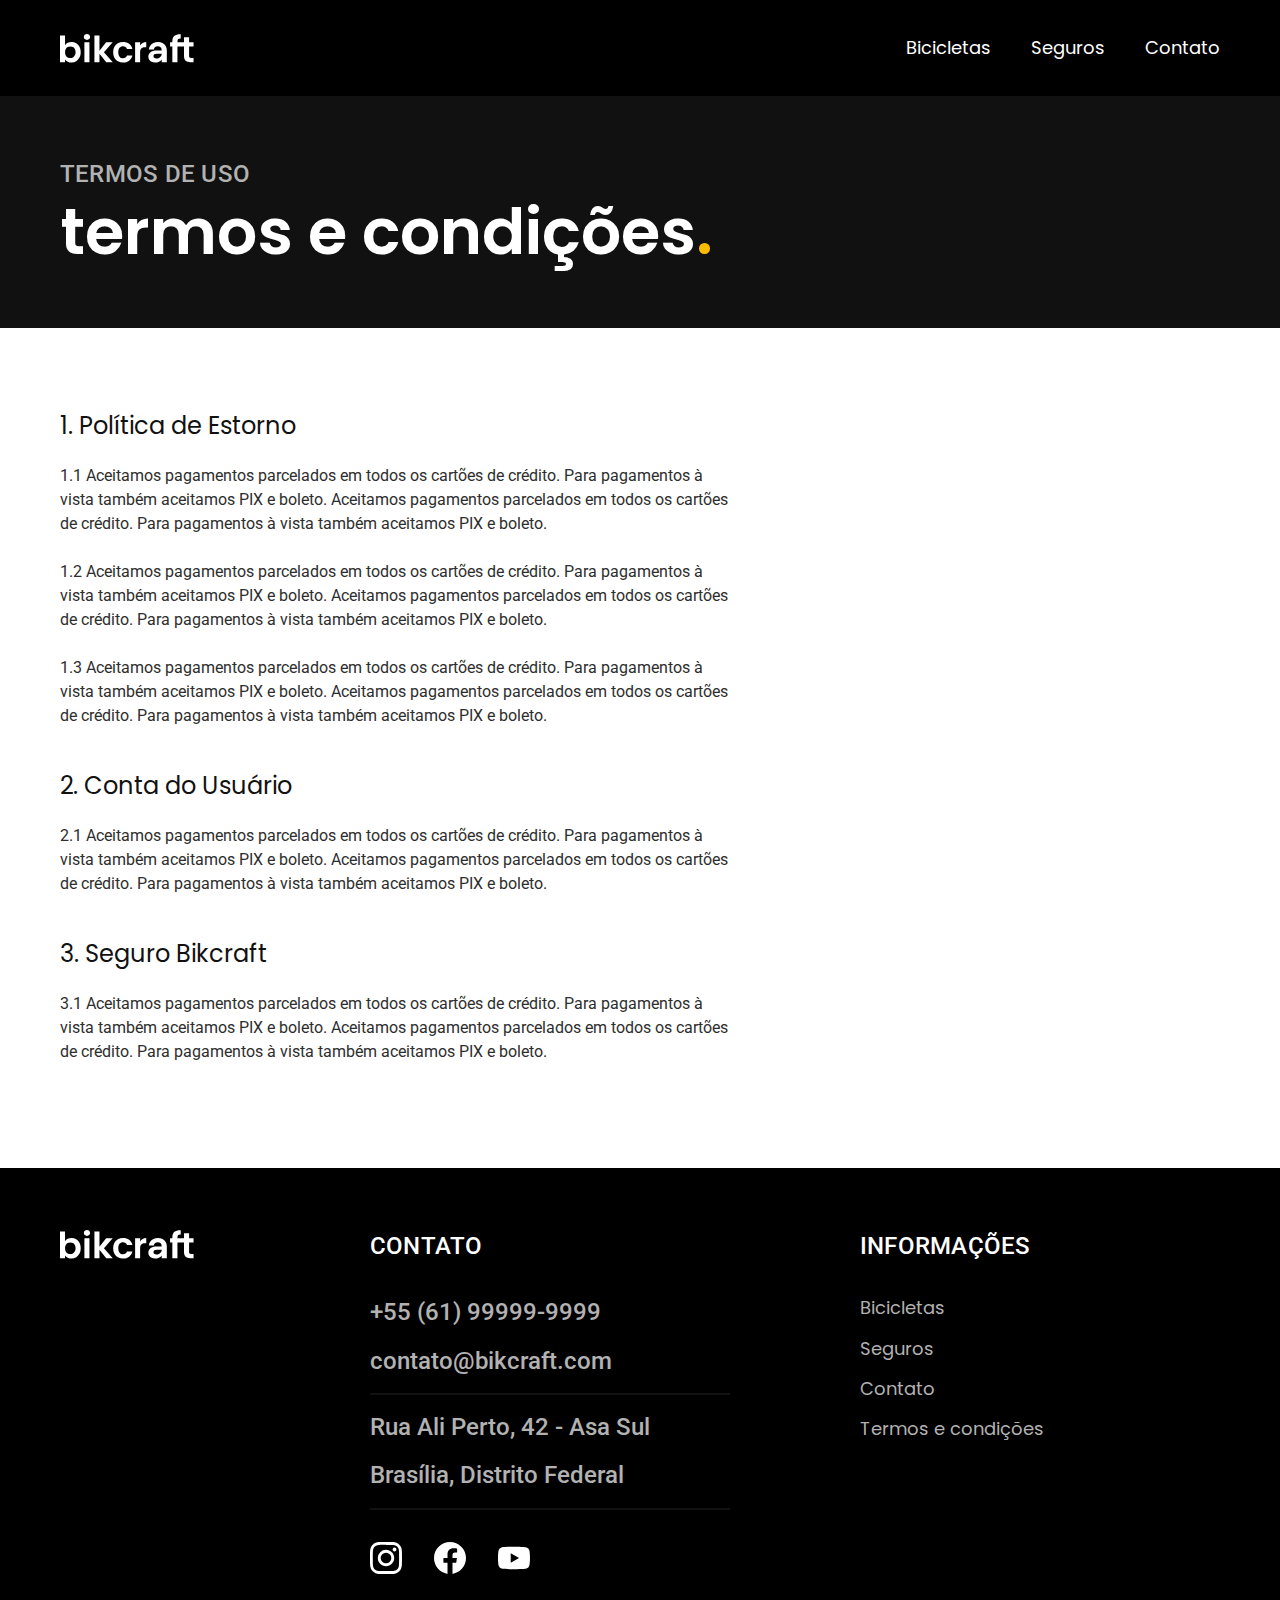
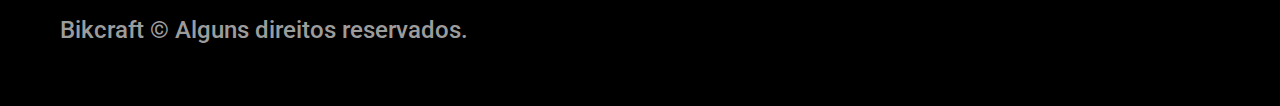
<file: terms.html>
<!DOCTYPE html>
<html lang="pt-br">

<head>
    <meta charset="UTF-8">
    <meta http-equiv="X-UA-Compatible" content="IE=edge">
    <meta name="viewport" content="width=device-width, initial-scale=1.0">
    <meta name="description" content="Termos e condições.">
    <title>Bikcraft - Termos e Condições</title>
    <link rel="preload" href="./css/style.css" as="style">
    <link rel="stylesheet" href="./css/style.css">
    <link rel="preconnect" href="https://fonts.googleapis.com">
    <link rel="preconnect" href="https://fonts.gstatic.com" crossorigin>
    <link
        href="https://fonts.googleapis.com/css2?family=Merriweather:ital,wght@1,900&family=Poppins:wght@400;600&family=Roboto:wght@400;500&display=swap"
        rel="stylesheet">
</head>

<body id="terms">
    <header class="header-bg">
        <div class="header container">
            <a href="./">
                <img src="./img/bikcraft.svg" alt="Bikcraft">
            </a>
            <nav aria-label="Primária">
                <ul class="header-nav font-1-m">
                    <li><a href="./bicycles.html">Bicicletas</a></li>
                    <li><a href="./insurance.html">Seguros</a></li>
                    <li><a href="./contact.html">Contato</a></li>
                </ul>
            </nav>
        </div>
    </header>

    <main>
        <div class="title-bg">
            <div class="title container">
                <p class="font-2-l-b c-5">Termos de uso</p>
                <h1 class="font-1-xxl c-0">termos e condições<span class="c-p1">.</span></h1>
            </div>
        </div>
        <div class="terms container font-2-s c-10">
            <h2 class="font-1-l c-11">1. Política de Estorno</h2>
            <p>1.1 Aceitamos pagamentos parcelados em todos os cartões de crédito. Para pagamentos à vista também
                aceitamos PIX e boleto. Aceitamos pagamentos parcelados em todos os cartões de crédito. Para pagamentos
                à vista também aceitamos PIX e boleto.</p>
            <p>1.2 Aceitamos pagamentos parcelados em todos os cartões de crédito. Para pagamentos à vista também
                aceitamos PIX e boleto. Aceitamos pagamentos parcelados em todos os cartões de crédito. Para pagamentos
                à vista também aceitamos PIX e boleto.</p>
            <p>1.3 Aceitamos pagamentos parcelados em todos os cartões de crédito. Para pagamentos à vista também
                aceitamos PIX e boleto. Aceitamos pagamentos parcelados em todos os cartões de crédito. Para pagamentos
                à vista também aceitamos PIX e boleto.</p>
            <h2 class="font-1-l c-11">2. Conta do Usuário</h2>
            <p>2.1 Aceitamos pagamentos parcelados em todos os cartões de crédito. Para pagamentos à vista também
                aceitamos PIX e boleto. Aceitamos pagamentos parcelados em todos os cartões de crédito. Para pagamentos
                à vista também aceitamos PIX e boleto.</p>
            <h2 class="font-1-l c-11">3. Seguro Bikcraft</h2>
            <p>3.1 Aceitamos pagamentos parcelados em todos os cartões de crédito. Para pagamentos à vista também
                aceitamos PIX e boleto. Aceitamos pagamentos parcelados em todos os cartões de crédito. Para pagamentos
                à vista também aceitamos PIX e boleto.</p>
        </div>
    </main>

    <footer class="footer-bg">
        <div class="footer container">
            <img src="./img/bikcraft.svg" alt="Bikcraft">
            <div class="footer-contact">
                <h3 class="font-2-l-b c-0">Contato</h3>
                <ul class="font-2-m c-5">
                    <li><a href="tel:+5561999999999">+55 (61) 99999-9999</a></li>
                    <li><a href="mail:contato@bikcraft.com">contato@bikcraft.com</a></li>
                    <li>Rua Ali Perto, 42 - Asa Sul</li>
                    <li>Brasília, Distrito Federal</li>
                </ul>
                <div class="footer-networks">
                    <a href="./">
                        <img src="./img/redes/instagram.svg" alt="Instagram">
                    </a>
                    <a href="./">
                        <img src="./img/redes/facebook.svg" alt="Facebook">
                    </a>
                    <a href="./">
                        <img src="./img/redes/youtube.svg" alt="YouTube">
                    </a>
                </div>
            </div>
            <div class="footer-info">
                <h3 class="font-2-l-b c-0">Informações</h3>
                <nav>
                    <ul class="font-1-m c-5">
                        <li><a href="./bicycles.html">Bicicletas</a></li>
                        <li><a href="./insurance.html">Seguros</a></li>
                        <li><a href="./contact.html">Contato</a></li>
                        <li><a href="./terms.html">Termos e condições</a></li>
                    </ul>
                </nav>
            </div>
            <p class="footer-copy font-2-m c-6">Bikcraft © Alguns direitos reservados.</p>
        </div>
    </footer>
</body>

</html>
</file>
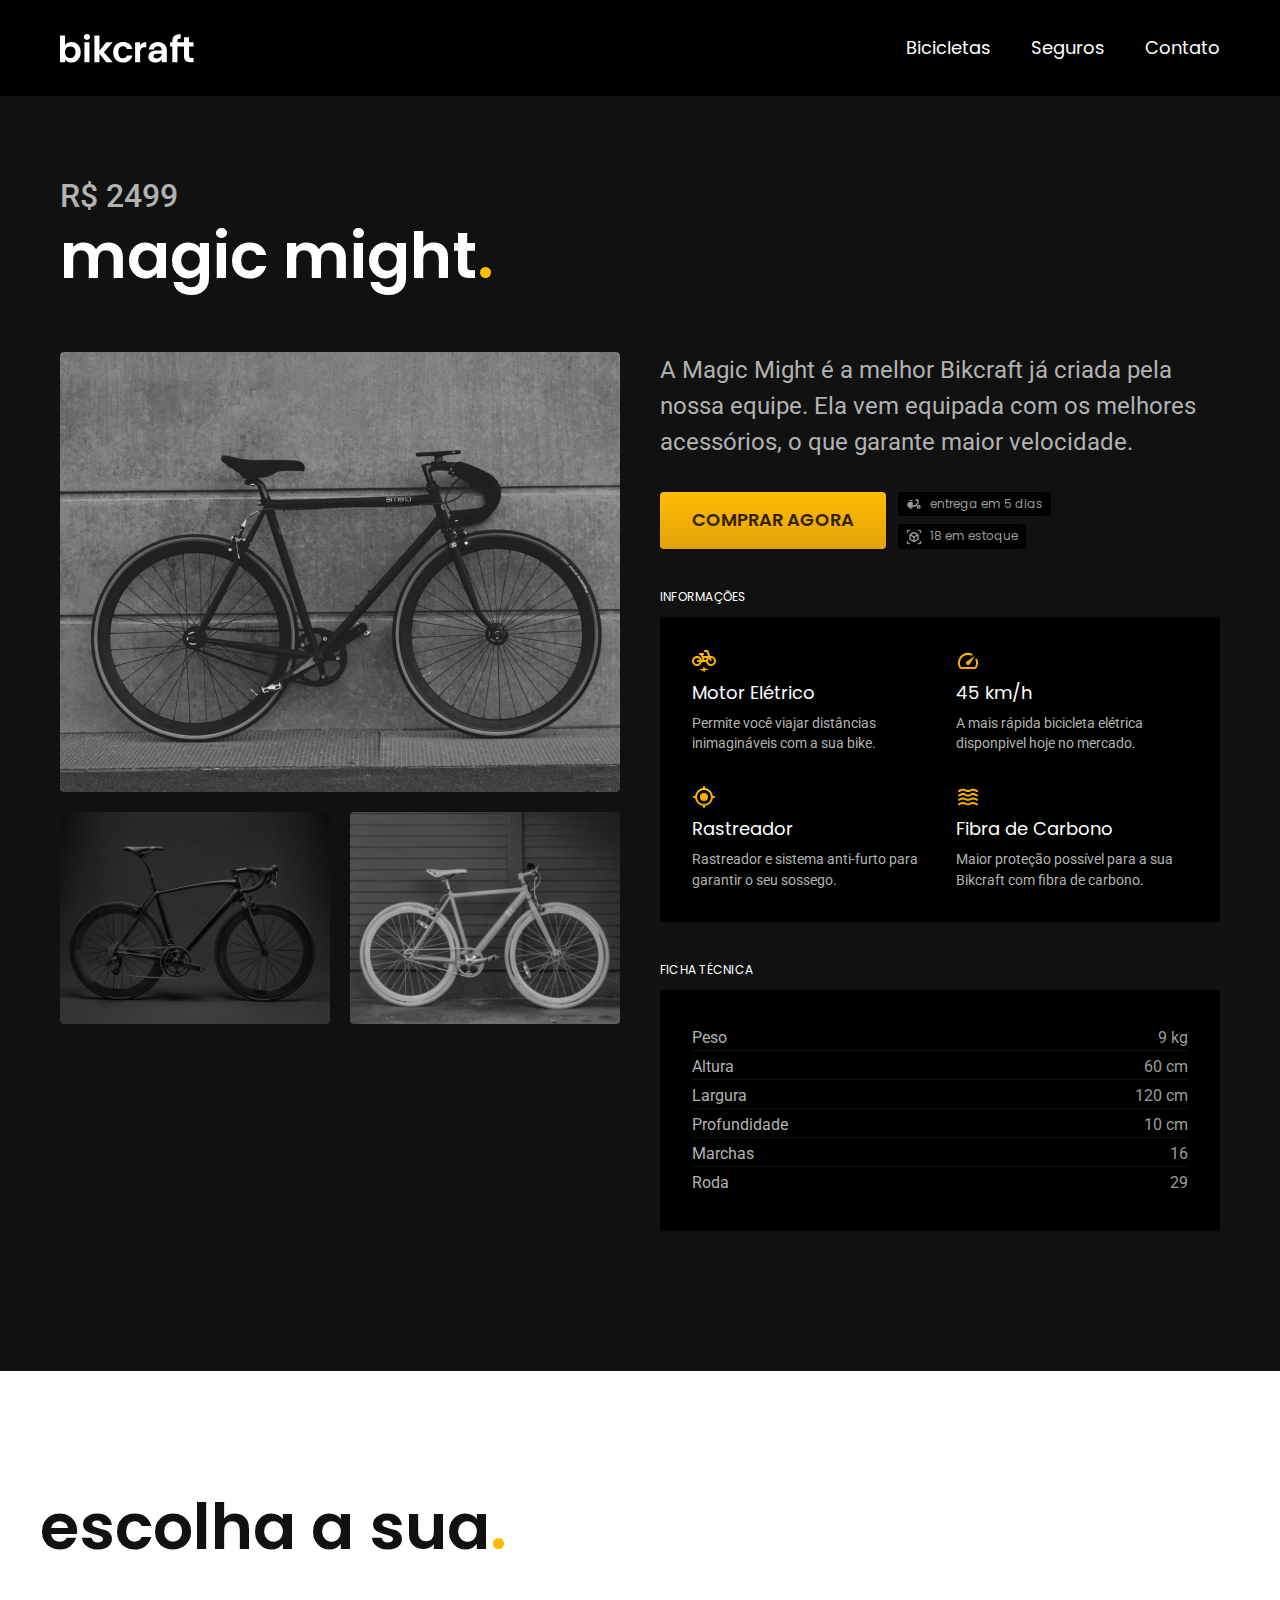
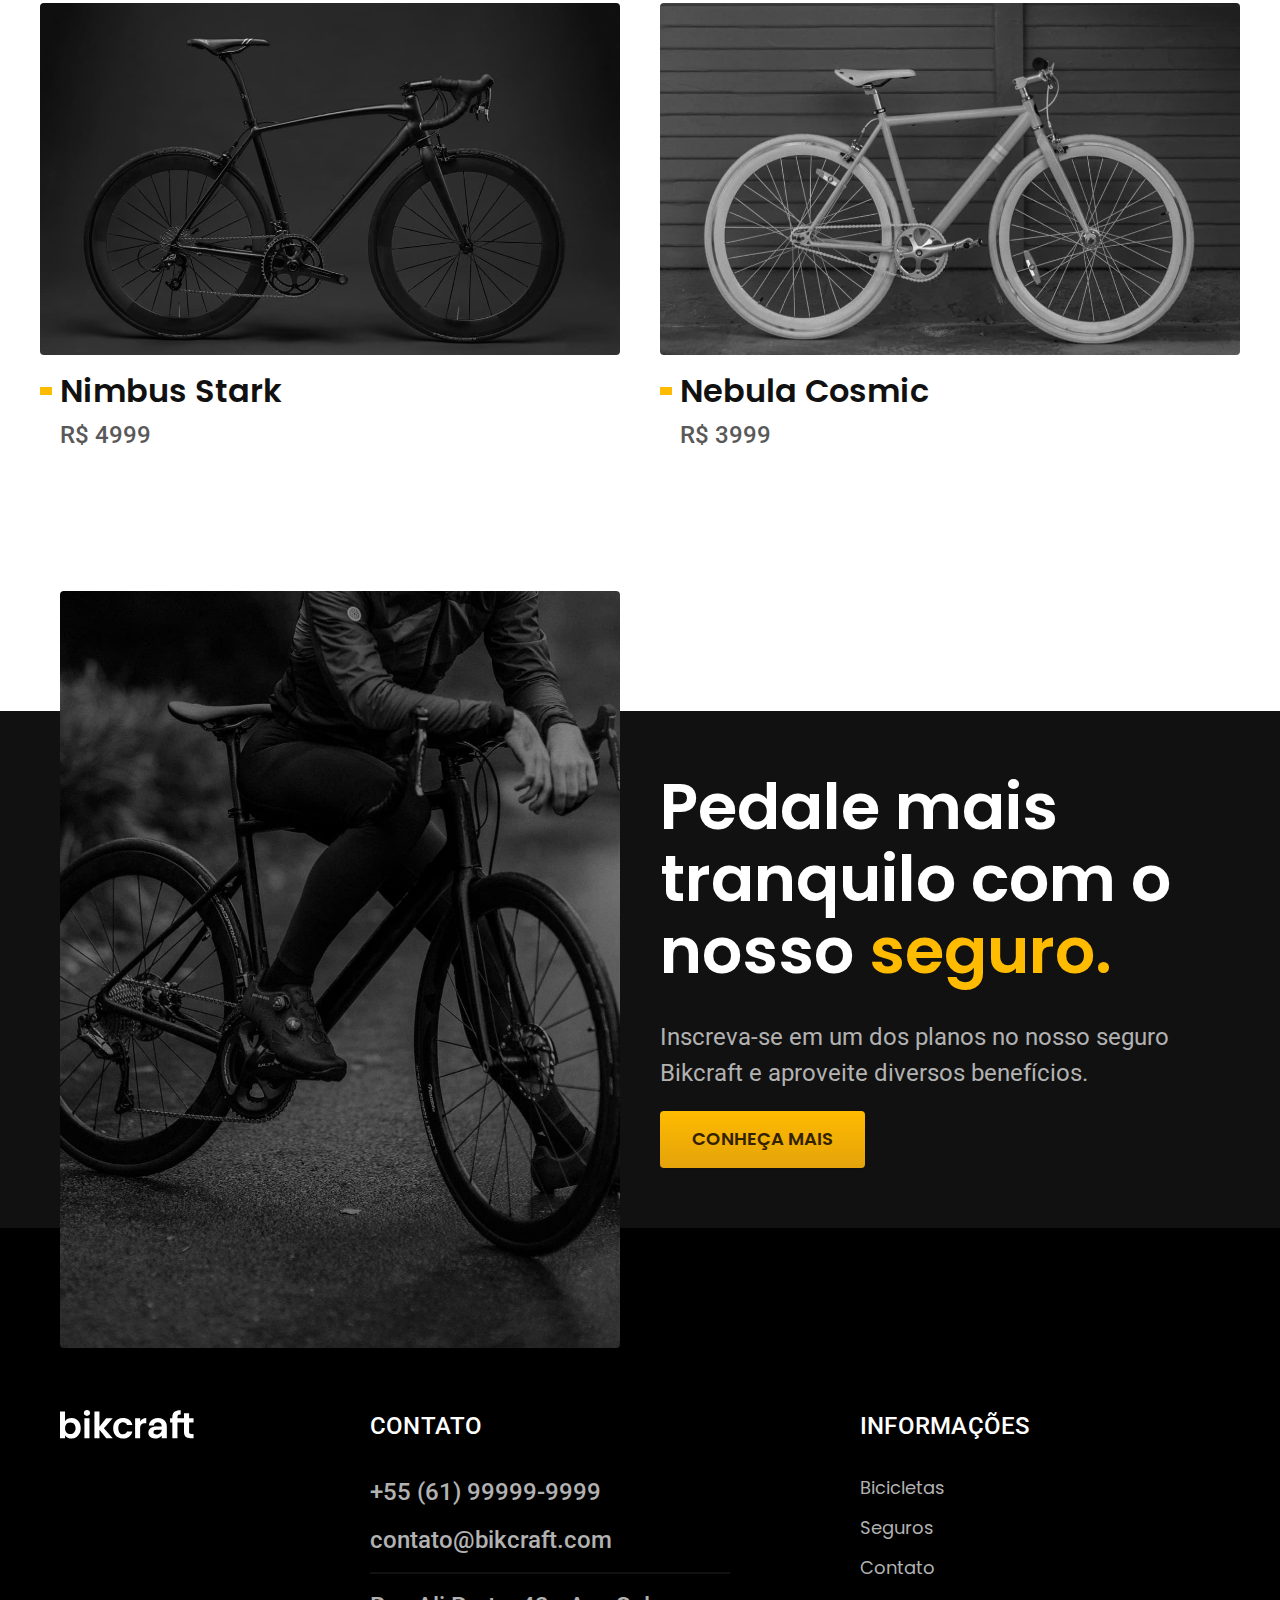
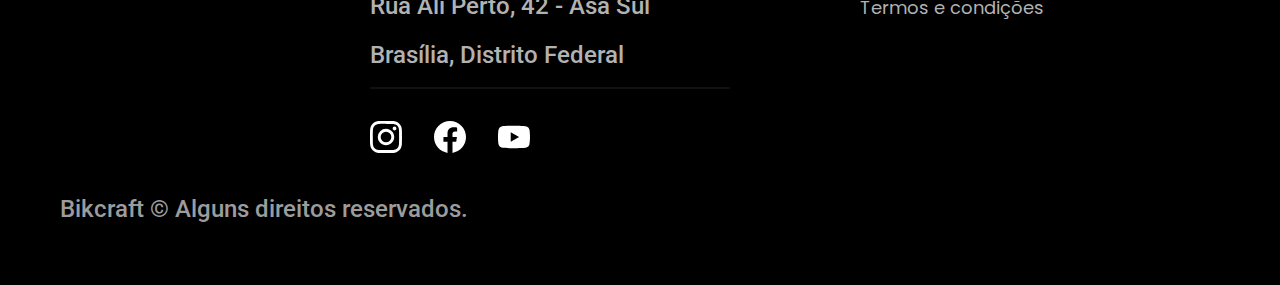
<file: bicycles/magic.html>
<!DOCTYPE html>
<html lang="pt-br">

<head>
    <meta charset="UTF-8">
    <meta http-equiv="X-UA-Compatible" content="IE=edge">
    <meta name="viewport" content="width=device-width, initial-scale=1.0">
    <meta name="description" content="Página de informações da Bikcraft Magic Might.">
    <title>Bikcraft - Magic Might</title>
    <link rel="preload" href="../css/style.css" as="style">
    <link rel="stylesheet" href="../css/style.css">
    <link rel="preconnect" href="https://fonts.googleapis.com">
    <link rel="preconnect" href="https://fonts.gstatic.com" crossorigin>
    <link
        href="https://fonts.googleapis.com/css2?family=Merriweather:ital,wght@1,900&family=Poppins:wght@400;600&family=Roboto:wght@400;500&display=swap"
        rel="stylesheet">
</head>

<body id="bicycles">
    <header class="header-bg">
        <div class="header container">
            <a href="../">
                <img src="../img/bikcraft.svg" alt="Bikcraft">
            </a>
            <nav aria-label="Primária">
                <ul class="header-nav font-1-m">
                    <li><a href="../bicycles.html">Bicicletas</a></li>
                    <li><a href="../insurance.html">Seguros</a></li>
                    <li><a href="../contact.html">Contato</a></li>
                </ul>
            </nav>
        </div>
    </header>

    <main class="bike-bg">
        <div class="container">
            <div class="title">
                <p class="font-2-xl c-5">R$ 2499</p>
                <h1 class="font-1-xxl c-0">magic might<span class="c-p1">.</span></h1>
            </div>
            <div class="bike">
                <div class="bike-imgs">
                    <img src="../img/bicicleta/nimbus2.jpg" alt="Bicicleta Nimbus Preta">
                    <img src="../img/bicicleta/nimbus1.jpg" alt="Bicicleta Nimbus Preta">
                    <img src="../img/bicicleta/nimbus3.jpg" alt="Bicicleta Nimbus Branca">
                </div>
                <div class="bike-info">
                    <p class="font-2-l c-5">A Magic Might é a melhor Bikcraft já criada pela nossa equipe. Ela vem
                        equipada com os melhores acessórios, o que garante maior velocidade.</p>
                    <div class="bike-buy">
                        <a class="btn font-1-m-b" href="../budget.html">Comprar agora</a>
                        <span class="font-1-xs c-6"><img src="../img/icones/entrega.svg" alt="">entrega em 5
                            dias</span>
                        <span class="font-1-xs c-6"><img src="../img/icones/estoque.svg" alt="">18 em estoque</span>
                    </div>
                    <h2 class="font-1-xs c-0">Informações</h2>
                    <ul class="bike-list-page">
                        <li>
                            <img src="../img/icones/eletrica.svg" alt="">
                            <h3 class="font-1-m c-0">Motor Elétrico</h3>
                            <p class="font-2-xs c-5">Permite você viajar distâncias inimagináveis com a sua bike.</p>
                        </li>
                        <li>
                            <img src="../img/icones/velocidade.svg" alt="">
                            <h3 class="font-1-m c-0">45 km/h</h3>
                            <p class="font-2-xs c-5">A mais rápida bicicleta elétrica disponpivel hoje no mercado.</p>
                        </li>
                        <li>
                            <img src="../img/icones/rastreador.svg" alt="">
                            <h3 class="font-1-m c-0">Rastreador</h3>
                            <p class="font-2-xs c-5">Rastreador e sistema anti-furto para garantir o seu sossego.</p>
                        </li>
                        <li>
                            <img src="../img/icones/carbono.svg" alt="">
                            <h3 class="font-1-m c-0">Fibra de Carbono</h3>
                            <p class="font-2-xs c-5">Maior proteção possível para a sua Bikcraft com fibra de carbono.
                            </p>
                        </li>
                    </ul>
                    <h2 class="font-1-xs c-0">Ficha técnica</h2>
                    <ul class="bike-token font-2-s c-5">
                        <li>Peso <span>9 kg</span></li>
                        <li>Altura <span>60 cm</span></li>
                        <li>Largura <span>120 cm</span></li>
                        <li>Profundidade <span>10 cm</span></li>
                        <li>Marchas <span>16</span></li>
                        <li>Roda <span>29</span></li>
                    </ul>
                </div>
            </div>
        </div>
    </main>

    <article class="bike-list container">
        <h2 class="font-1-xxl c-11">escolha a sua<span class="c-p1">.</span></h2>
        <ul>
            <li>
                <a href="./nimbus.html">
                    <img src="../img/bicicletas/nimbus.jpg" alt="Bicicleta Preta">
                    <h3 class="font-1-xl c-11">Nimbus Stark</h3>
                    <span class="font-2-m c-8">R$ 4999</span>
                </a>
            </li>
            <li>
                <a href="./nebula.html">
                    <img src="../img/bicicletas/nebula.jpg" alt="Bicicleta Branca">
                    <h3 class="font-1-xl c-11">Nebula Cosmic</h3>
                    <span class="font-2-m c-8">R$ 3999</span>
                </a>
            </li>
        </ul>
    </article>

    <article class="bike-insurance-bg">
        <div class="bike-insurance container">
            <div class="bike-insurance-img">
                <img src="../img/fotos/seguros.jpg" alt="Pessoa parada em cima da bicicleta">
            </div>
            <div class="bike-insurance-info">
                <h2 class="font-1-xxl c-0">Pedale mais tranquilo com o nosso <span class="c-p1">seguro.</span></h2>
                <p class="font-2-l c-5">Inscreva-se em um dos planos no nosso seguro Bikcraft e aproveite diversos
                    benefícios.</p>
                <a class="btn font-1-m-b" href="../insurance.html">Conheça mais</a>
            </div>
        </div>
    </article>

    <footer class="footer-bg">
        <div class="footer container">
            <img src="../img/bikcraft.svg" alt="Bikcraft">
            <div class="footer-contact">
                <h3 class="font-2-l-b c-0">Contato</h3>
                <ul class="font-2-m c-5">
                    <li><a href="tel:+5561999999999">+55 (61) 99999-9999</a></li>
                    <li><a href="mail:contato@bikcraft.com">contato@bikcraft.com</a></li>
                    <li>Rua Ali Perto, 42 - Asa Sul</li>
                    <li>Brasília, Distrito Federal</li>
                </ul>
                <div class="footer-networks">
                    <a href="../">
                        <img src="../img/redes/instagram.svg" alt="Instagram">
                    </a>
                    <a href="../">
                        <img src="../img/redes/facebook.svg" alt="Facebook">
                    </a>
                    <a href="../">
                        <img src="../img/redes/youtube.svg" alt="YouTube">
                    </a>
                </div>
            </div>
            <div class="footer-info">
                <h3 class="font-2-l-b c-0">Informações</h3>
                <nav>
                    <ul class="font-1-m c-5">
                        <li><a href="../bicycles.html">Bicicletas</a></li>
                        <li><a href="../insurance.html">Seguros</a></li>
                        <li><a href="../contact.html">Contato</a></li>
                        <li><a href="../terms.html">Termos e condições</a></li>
                    </ul>
                </nav>
            </div>
            <p class="footer-copy font-2-m c-6">Bikcraft © Alguns direitos reservados.</p>
        </div>
    </footer>
</body>

</html>
</file>
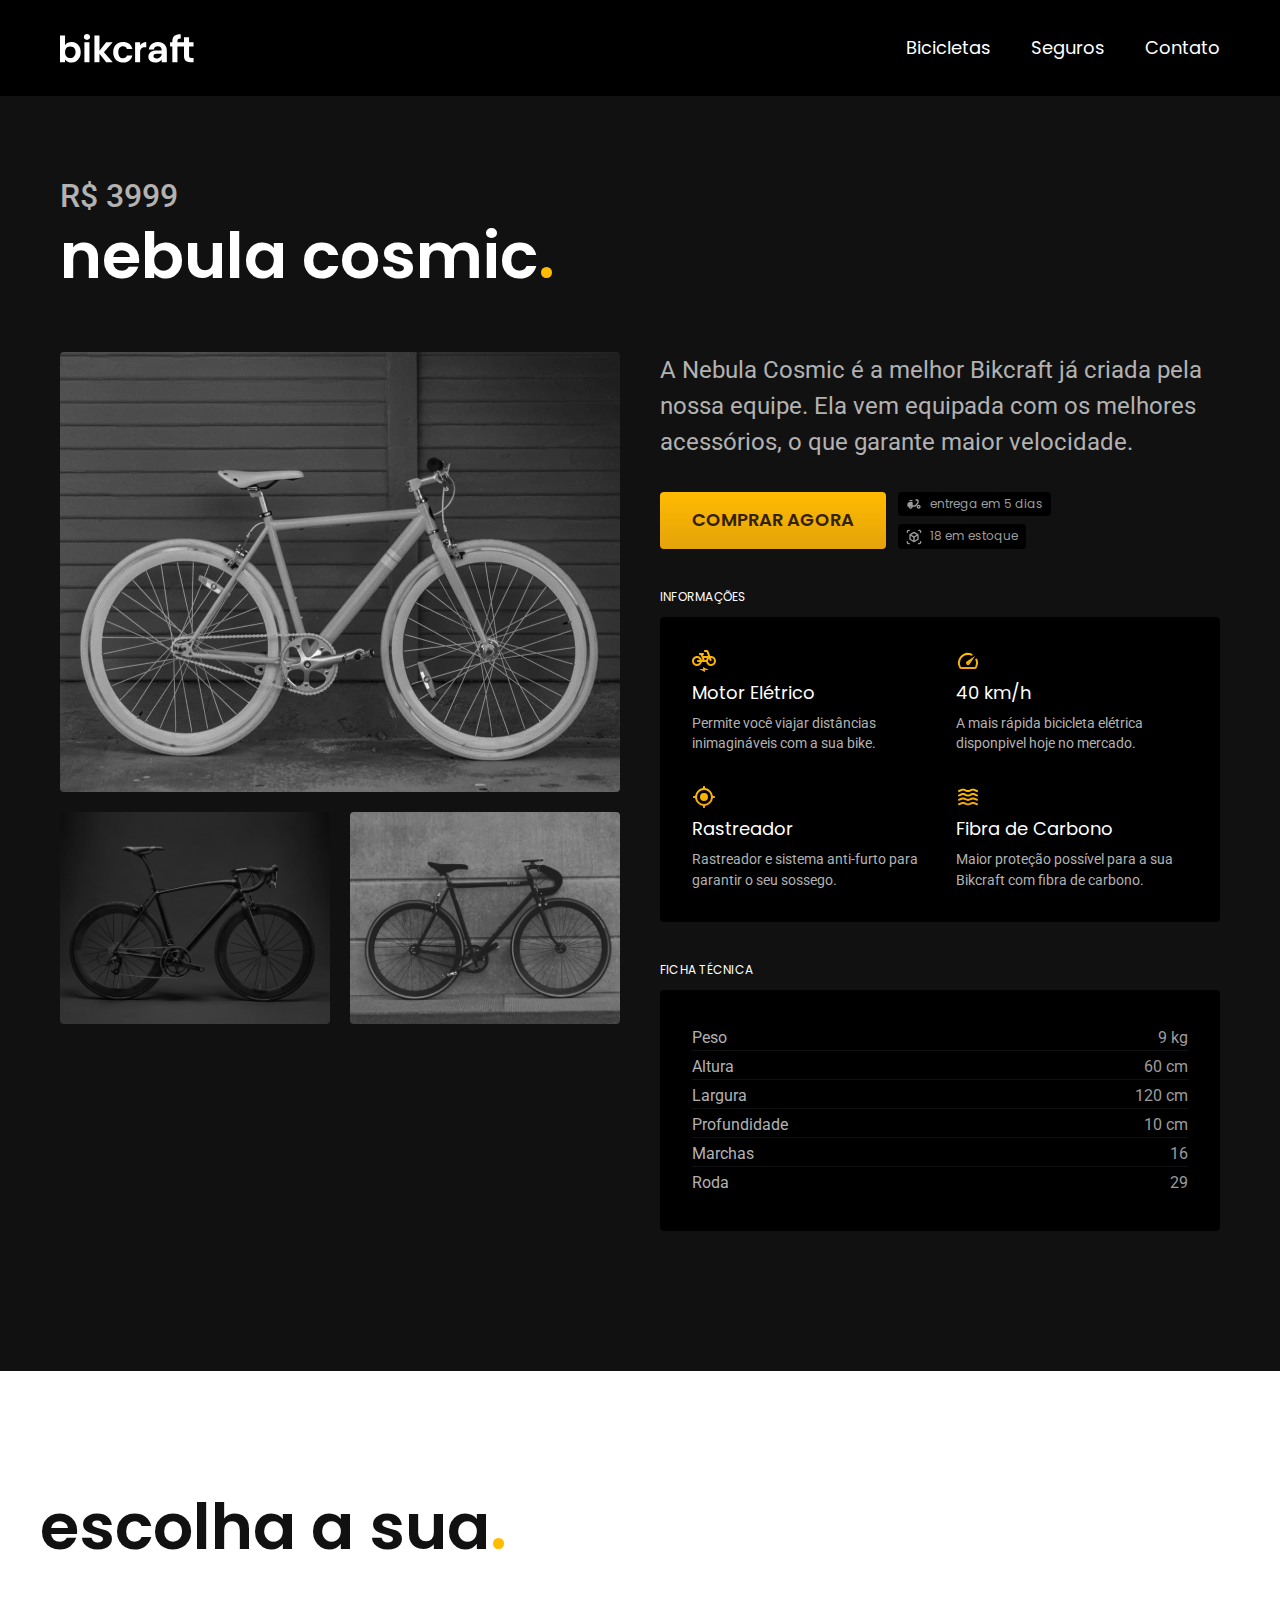
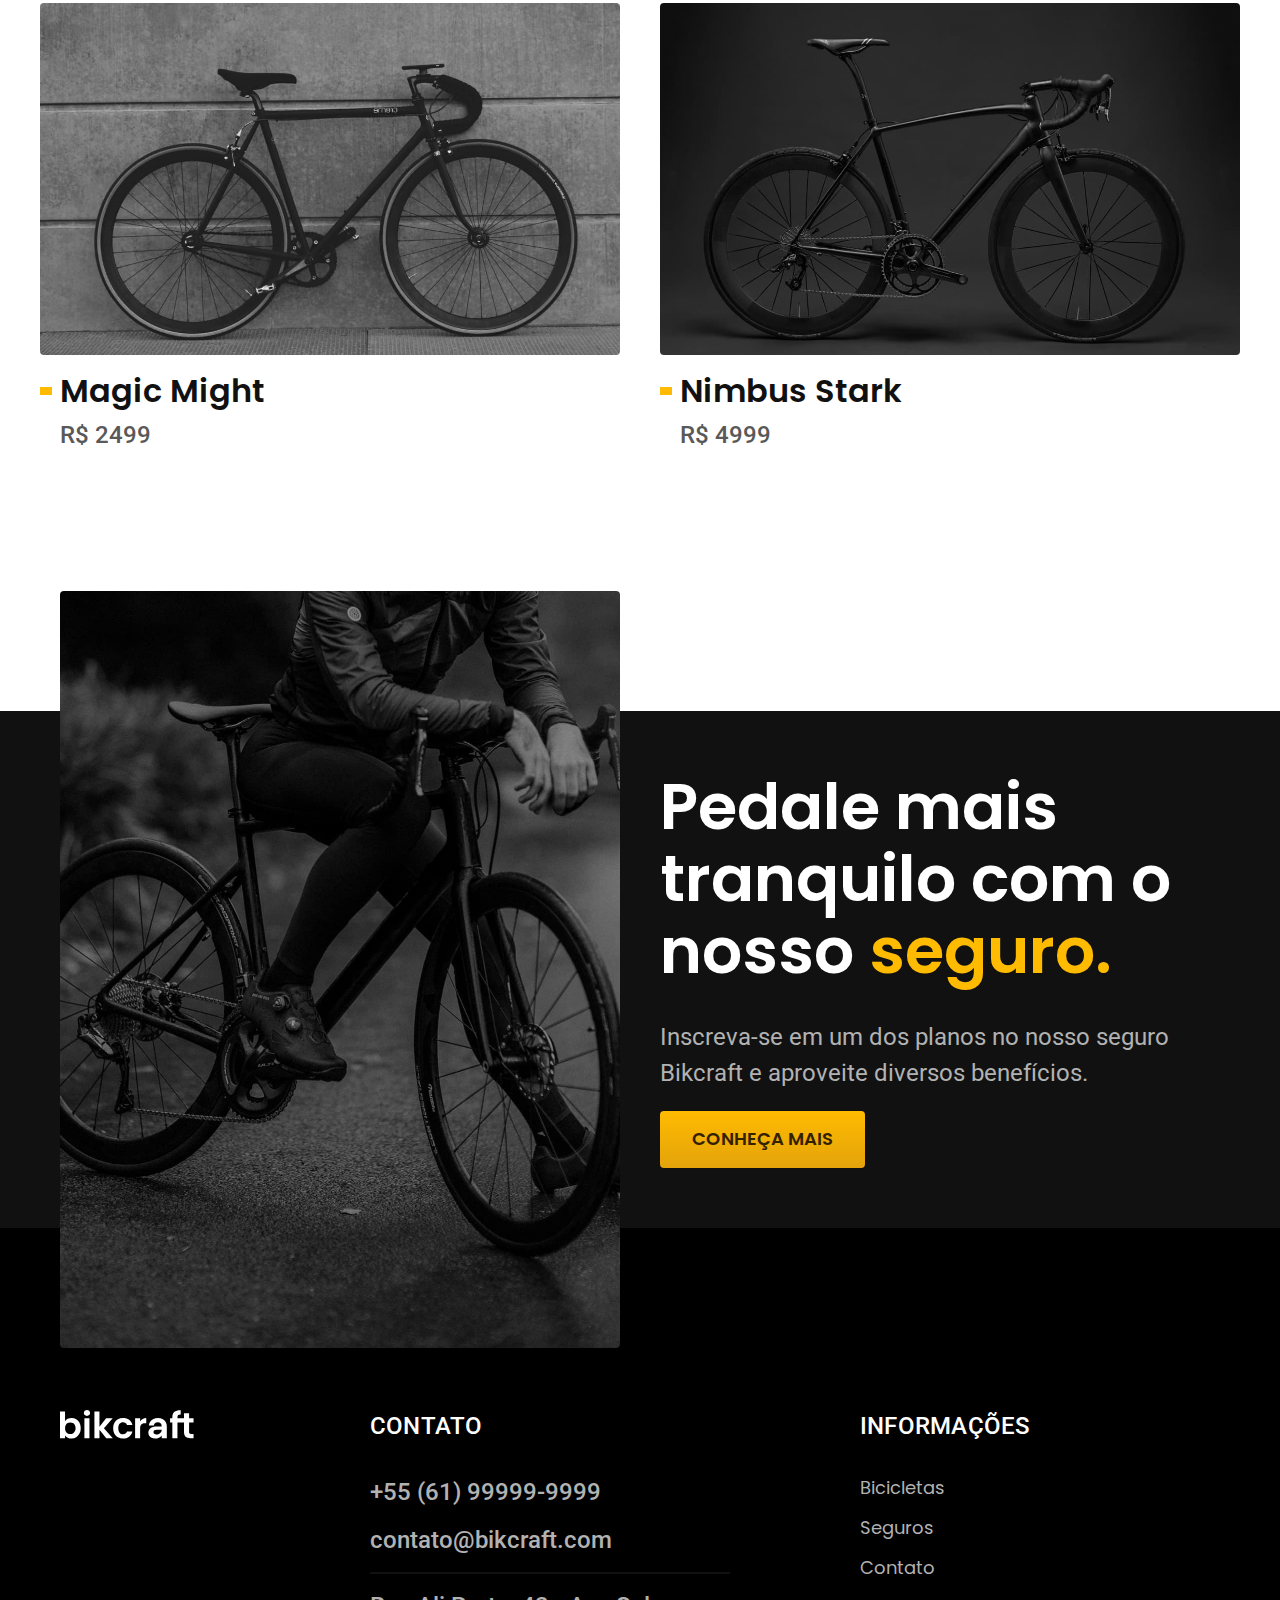
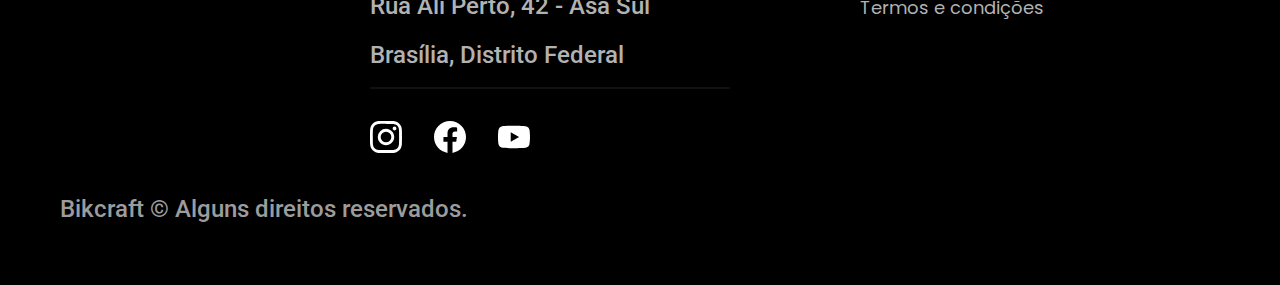
<file: bicycles/nebula.html>
<!DOCTYPE html>
<html lang="pt-br">

<head>
    <meta charset="UTF-8">
    <meta http-equiv="X-UA-Compatible" content="IE=edge">
    <meta name="viewport" content="width=device-width, initial-scale=1.0">
    <meta name="description" content="Página de informações da Bikcraft Nebula Cosmic.">
    <title>Bikcraft - Nebula Cosmic</title>
    <link rel="preload" href="../css/style.css" as="style">
    <link rel="stylesheet" href="../css/style.css">
    <link rel="preconnect" href="https://fonts.googleapis.com">
    <link rel="preconnect" href="https://fonts.gstatic.com" crossorigin>
    <link
        href="https://fonts.googleapis.com/css2?family=Merriweather:ital,wght@1,900&family=Poppins:wght@400;600&family=Roboto:wght@400;500&display=swap"
        rel="stylesheet">
</head>

<body id="bicycles">
    <header class="header-bg">
        <div class="header container">
            <a href="../">
                <img src="../img/bikcraft.svg" alt="Bikcraft">
            </a>
            <nav aria-label="Primária">
                <ul class="header-nav font-1-m">
                    <li><a href="../bicycles.html">Bicicletas</a></li>
                    <li><a href="../insurance.html">Seguros</a></li>
                    <li><a href="../contact.html">Contato</a></li>
                </ul>
            </nav>
        </div>
    </header>

    <main class="bike-bg">
        <div class="container">
            <div class="title">
                <p class="font-2-xl c-5">R$ 3999</p>
                <h1 class="font-1-xxl c-0">nebula cosmic<span class="c-p1">.</span></h1>
            </div>
            <div class="bike">
                <div class="bike-imgs">
                    <img src="../img/bicicleta/nimbus3.jpg" alt="Bicicleta Nimbus Branca">
                    <img src="../img/bicicleta/nimbus1.jpg" alt="Bicicleta Nimbus Preta">
                    <img src="../img/bicicleta/nimbus2.jpg" alt="Bicicleta Nimbus Preta">
                </div>
                <div class="bike-info">
                    <p class="font-2-l c-5">A Nebula Cosmic é a melhor Bikcraft já criada pela nossa equipe. Ela vem
                        equipada com os melhores acessórios, o que garante maior velocidade.</p>
                    <div class="bike-buy">
                        <a class="btn font-1-m-b" href="../budget.html">Comprar agora</a>
                        <span class="font-1-xs c-6"><img src="../img/icones/entrega.svg" alt="">entrega em 5
                            dias</span>
                        <span class="font-1-xs c-6"><img src="../img/icones/estoque.svg" alt="">18 em estoque</span>
                    </div>
                    <h2 class="font-1-xs c-0">Informações</h2>
                    <ul class="bike-list-page">
                        <li>
                            <img src="../img/icones/eletrica.svg" alt="">
                            <h3 class="font-1-m c-0">Motor Elétrico</h3>
                            <p class="font-2-xs c-5">Permite você viajar distâncias inimagináveis com a sua bike.</p>
                        </li>
                        <li>
                            <img src="../img/icones/velocidade.svg" alt="">
                            <h3 class="font-1-m c-0">40 km/h</h3>
                            <p class="font-2-xs c-5">A mais rápida bicicleta elétrica disponpivel hoje no mercado.</p>
                        </li>
                        <li>
                            <img src="../img/icones/rastreador.svg" alt="">
                            <h3 class="font-1-m c-0">Rastreador</h3>
                            <p class="font-2-xs c-5">Rastreador e sistema anti-furto para garantir o seu sossego.</p>
                        </li>
                        <li>
                            <img src="../img/icones/carbono.svg" alt="">
                            <h3 class="font-1-m c-0">Fibra de Carbono</h3>
                            <p class="font-2-xs c-5">Maior proteção possível para a sua Bikcraft com fibra de carbono.
                            </p>
                        </li>
                    </ul>
                    <h2 class="font-1-xs c-0">Ficha técnica</h2>
                    <ul class="bike-token font-2-s c-5">
                        <li>Peso <span>9 kg</span></li>
                        <li>Altura <span>60 cm</span></li>
                        <li>Largura <span>120 cm</span></li>
                        <li>Profundidade <span>10 cm</span></li>
                        <li>Marchas <span>16</span></li>
                        <li>Roda <span>29</span></li>
                    </ul>
                </div>
            </div>
        </div>
    </main>

    <article class="bike-list container">
        <h2 class="font-1-xxl c-11">escolha a sua<span class="c-p1">.</span></h2>
        <ul>
            <li>
                <a href="./magic.html">
                    <img src="../img/bicicletas/magic.jpg" alt="Bicicleta Preta">
                    <h3 class="font-1-xl c-11">Magic Might</h3>
                    <span class="font-2-m c-8">R$ 2499</span>
                </a>
            </li>
            <li>
                <a href="./nimbus.html">
                    <img src="../img/bicicletas/nimbus.jpg" alt="Bicicleta Branca">
                    <h3 class="font-1-xl c-11">Nimbus Stark</h3>
                    <span class="font-2-m c-8">R$ 4999</span>
                </a>
            </li>
        </ul>
    </article>

    <article class="bike-insurance-bg">
        <div class="bike-insurance container">
            <div class="bike-insurance-img">
                <img src="../img/fotos/seguros.jpg" alt="Pessoa parada em cima da bicicleta">
            </div>
            <div class="bike-insurance-info">
                <h2 class="font-1-xxl c-0">Pedale mais tranquilo com o nosso <span class="c-p1">seguro.</span></h2>
                <p class="font-2-l c-5">Inscreva-se em um dos planos no nosso seguro Bikcraft e aproveite diversos
                    benefícios.</p>
                <a class="btn font-1-m-b" href="../insurance.html">Conheça mais</a>
            </div>
        </div>
    </article>

    <footer class="footer-bg">
        <div class="footer container">
            <img src="../img/bikcraft.svg" alt="Bikcraft">
            <div class="footer-contact">
                <h3 class="font-2-l-b c-0">Contato</h3>
                <ul class="font-2-m c-5">
                    <li><a href="tel:+5561999999999">+55 (61) 99999-9999</a></li>
                    <li><a href="mail:contato@bikcraft.com">contato@bikcraft.com</a></li>
                    <li>Rua Ali Perto, 42 - Asa Sul</li>
                    <li>Brasília, Distrito Federal</li>
                </ul>
                <div class="footer-networks">
                    <a href="../">
                        <img src="../img/redes/instagram.svg" alt="Instagram">
                    </a>
                    <a href="../">
                        <img src="../img/redes/facebook.svg" alt="Facebook">
                    </a>
                    <a href="../">
                        <img src="../img/redes/youtube.svg" alt="YouTube">
                    </a>
                </div>
            </div>
            <div class="footer-info">
                <h3 class="font-2-l-b c-0">Informações</h3>
                <nav>
                    <ul class="font-1-m c-5">
                        <li><a href="../bicycles.html">Bicicletas</a></li>
                        <li><a href="../insurance.html">Seguros</a></li>
                        <li><a href="../contact.html">Contato</a></li>
                        <li><a href="../terms.html">Termos e condições</a></li>
                    </ul>
                </nav>
            </div>
            <p class="footer-copy font-2-m c-6">Bikcraft © Alguns direitos reservados.</p>
        </div>
    </footer>
</body>

</html>
</file>
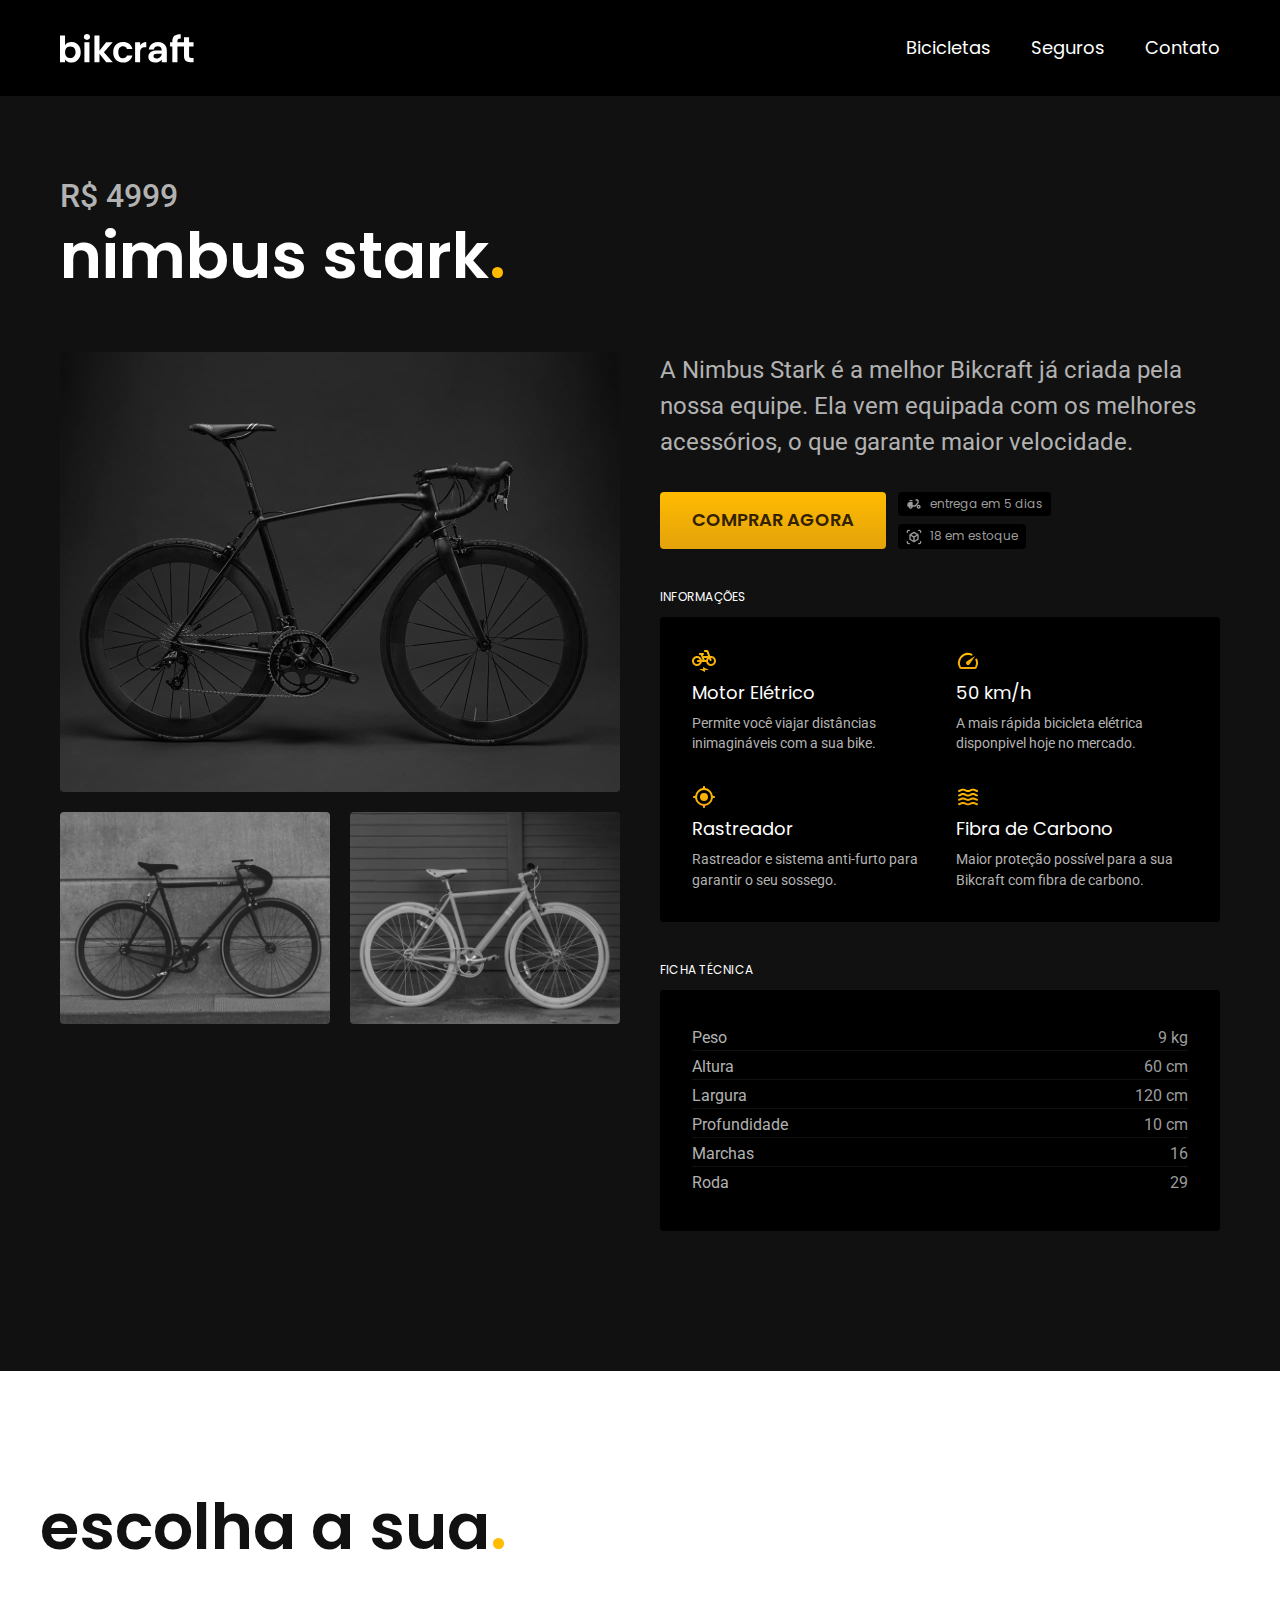
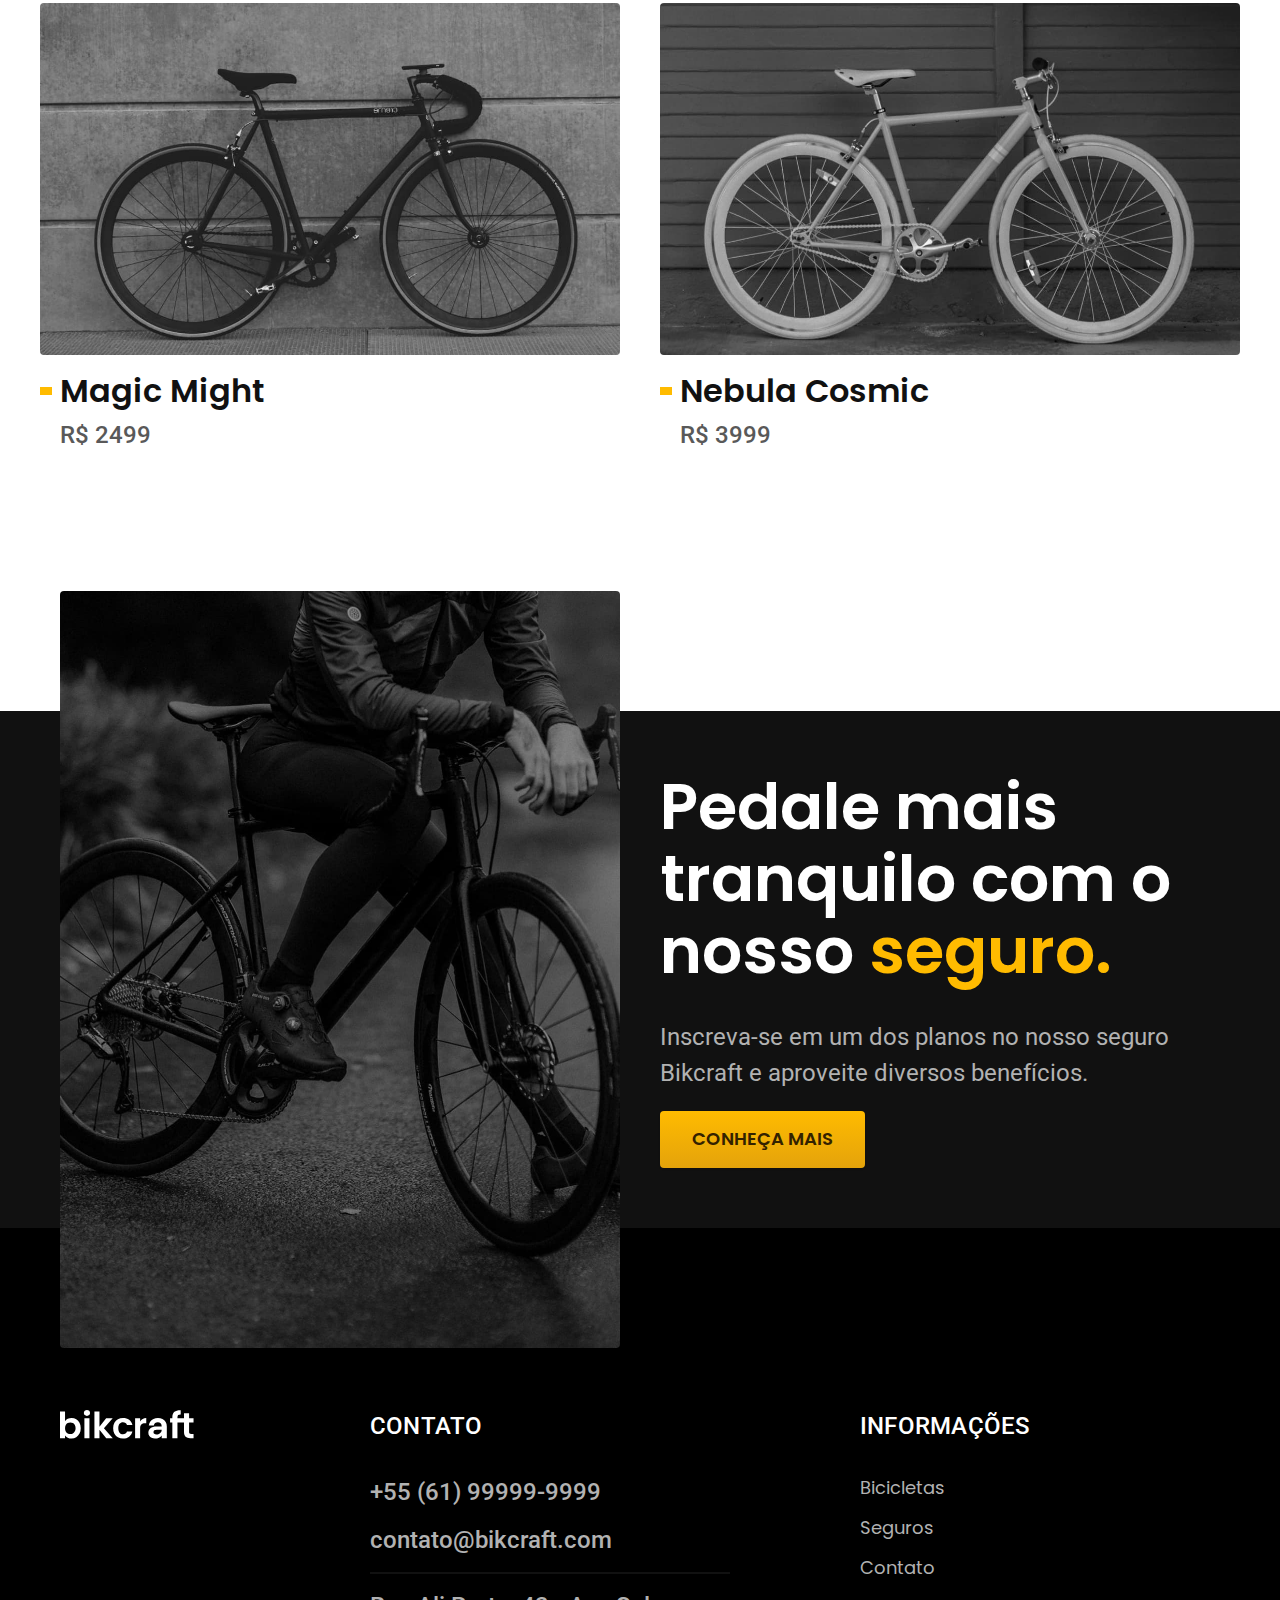
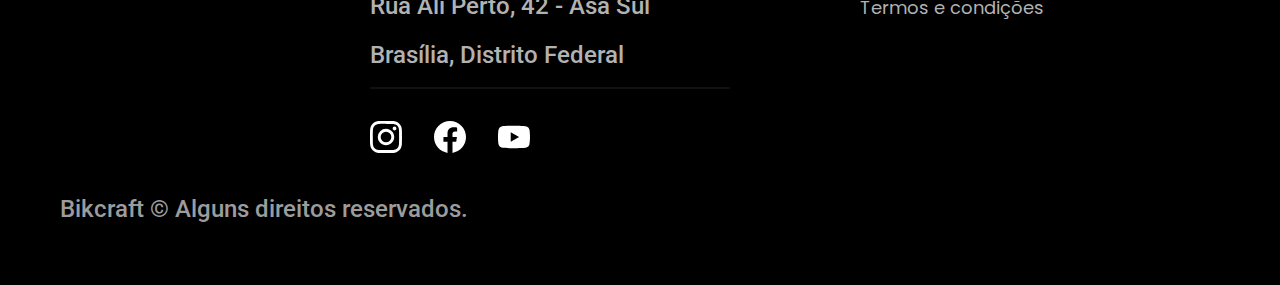
<file: bicycles/nimbus.html>
<!DOCTYPE html>
<html lang="pt-br">

<head>
    <meta charset="UTF-8">
    <meta http-equiv="X-UA-Compatible" content="IE=edge">
    <meta name="viewport" content="width=device-width, initial-scale=1.0">
    <meta name="description" content="Página de informações da Bikcraft Nimbus Stark.">
    <title>Bikcraft - Nimbus Stark</title>
    <link rel="preload" href="../css/style.css" as="style">
    <link rel="stylesheet" href="../css/style.css">
    <link rel="preconnect" href="https://fonts.googleapis.com">
    <link rel="preconnect" href="https://fonts.gstatic.com" crossorigin>
    <link
        href="https://fonts.googleapis.com/css2?family=Merriweather:ital,wght@1,900&family=Poppins:wght@400;600&family=Roboto:wght@400;500&display=swap"
        rel="stylesheet">
</head>

<body id="bicycles">
    <header class="header-bg">
        <div class="header container">
            <a href="../">
                <img src="../img/bikcraft.svg" alt="Bikcraft">
            </a>
            <nav aria-label="Primária">
                <ul class="header-nav font-1-m">
                    <li><a href="../bicycles.html">Bicicletas</a></li>
                    <li><a href="../insurance.html">Seguros</a></li>
                    <li><a href="../contact.html">Contato</a></li>
                </ul>
            </nav>
        </div>
    </header>

    <main class="bike-bg">
        <div class="container">
            <div class="title">
                <p class="font-2-xl c-5">R$ 4999</p>
                <h1 class="font-1-xxl c-0">nimbus stark<span class="c-p1">.</span></h1>
            </div>
            <div class="bike">
                <div class="bike-imgs">
                    <img src="../img/bicicleta/nimbus1.jpg" alt="Bicicleta Nimbus Preta">
                    <img src="../img/bicicleta/nimbus2.jpg" alt="Bicicleta Nimbus Preta">
                    <img src="../img/bicicleta/nimbus3.jpg" alt="Bicicleta Nimbus Branca">
                </div>
                <div class="bike-info">
                    <p class="font-2-l c-5">A Nimbus Stark é a melhor Bikcraft já criada pela nossa equipe. Ela vem
                        equipada com os melhores acessórios, o que garante maior velocidade.</p>
                    <div class="bike-buy">
                        <a class="btn font-1-m-b" href="../budget.html">Comprar agora</a>
                        <span class="font-1-xs c-6"><img src="../img/icones/entrega.svg" alt="">entrega em 5
                            dias</span>
                        <span class="font-1-xs c-6"><img src="../img/icones/estoque.svg" alt="">18 em estoque</span>
                    </div>
                    <h2 class="font-1-xs c-0">Informações</h2>
                    <ul class="bike-list-page">
                        <li>
                            <img src="../img/icones/eletrica.svg" alt="">
                            <h3 class="font-1-m c-0">Motor Elétrico</h3>
                            <p class="font-2-xs c-5">Permite você viajar distâncias inimagináveis com a sua bike.</p>
                        </li>
                        <li>
                            <img src="../img/icones/velocidade.svg" alt="">
                            <h3 class="font-1-m c-0">50 km/h</h3>
                            <p class="font-2-xs c-5">A mais rápida bicicleta elétrica disponpivel hoje no mercado.</p>
                        </li>
                        <li>
                            <img src="../img/icones/rastreador.svg" alt="">
                            <h3 class="font-1-m c-0">Rastreador</h3>
                            <p class="font-2-xs c-5">Rastreador e sistema anti-furto para garantir o seu sossego.</p>
                        </li>
                        <li>
                            <img src="../img/icones/carbono.svg" alt="">
                            <h3 class="font-1-m c-0">Fibra de Carbono</h3>
                            <p class="font-2-xs c-5">Maior proteção possível para a sua Bikcraft com fibra de carbono.
                            </p>
                        </li>
                    </ul>
                    <h2 class="font-1-xs c-0">Ficha técnica</h2>
                    <ul class="bike-token font-2-s c-5">
                        <li>Peso <span>9 kg</span></li>
                        <li>Altura <span>60 cm</span></li>
                        <li>Largura <span>120 cm</span></li>
                        <li>Profundidade <span>10 cm</span></li>
                        <li>Marchas <span>16</span></li>
                        <li>Roda <span>29</span></li>
                    </ul>
                </div>
            </div>
        </div>
    </main>

    <article class="bike-list container">
        <h2 class="font-1-xxl c-11">escolha a sua<span class="c-p1">.</span></h2>
        <ul>
            <li>
                <a href="./magic.html">
                    <img src="../img/bicicletas/magic.jpg" alt="Bicicleta Preta">
                    <h3 class="font-1-xl c-11">Magic Might</h3>
                    <span class="font-2-m c-8">R$ 2499</span>
                </a>
            </li>
            <li>
                <a href="./nebula.html">
                    <img src="../img/bicicletas/nebula.jpg" alt="Bicicleta Branca">
                    <h3 class="font-1-xl c-11">Nebula Cosmic</h3>
                    <span class="font-2-m c-8">R$ 3999</span>
                </a>
            </li>
        </ul>
    </article>

    <article class="bike-insurance-bg">
        <div class="bike-insurance container">
            <div class="bike-insurance-img">
                <img src="../img/fotos/seguros.jpg" alt="Pessoa parada em cima da bicicleta">
            </div>
            <div class="bike-insurance-info">
                <h2 class="font-1-xxl c-0">Pedale mais tranquilo com o nosso <span class="c-p1">seguro.</span></h2>
                <p class="font-2-l c-5">Inscreva-se em um dos planos no nosso seguro Bikcraft e aproveite diversos
                    benefícios.</p>
                <a class="btn font-1-m-b" href="../insurance.html">Conheça mais</a>
            </div>
        </div>
    </article>

    <footer class="footer-bg">
        <div class="footer container">
            <img src="../img/bikcraft.svg" alt="Bikcraft">
            <div class="footer-contact">
                <h3 class="font-2-l-b c-0">Contato</h3>
                <ul class="font-2-m c-5">
                    <li><a href="tel:+5561999999999">+55 (61) 99999-9999</a></li>
                    <li><a href="mail:contato@bikcraft.com">contato@bikcraft.com</a></li>
                    <li>Rua Ali Perto, 42 - Asa Sul</li>
                    <li>Brasília, Distrito Federal</li>
                </ul>
                <div class="footer-networks">
                    <a href="../">
                        <img src="../img/redes/instagram.svg" alt="Instagram">
                    </a>
                    <a href="../">
                        <img src="../img/redes/facebook.svg" alt="Facebook">
                    </a>
                    <a href="../">
                        <img src="../img/redes/youtube.svg" alt="YouTube">
                    </a>
                </div>
            </div>
            <div class="footer-info">
                <h3 class="font-2-l-b c-0">Informações</h3>
                <nav>
                    <ul class="font-1-m c-5">
                        <li><a href="../bicycles.html">Bicicletas</a></li>
                        <li><a href="../insurance.html">Seguros</a></li>
                        <li><a href="../contact.html">Contato</a></li>
                        <li><a href="../terms.html">Termos e condições</a></li>
                    </ul>
                </nav>
            </div>
            <p class="footer-copy font-2-m c-6">Bikcraft © Alguns direitos reservados.</p>
        </div>
    </footer>
</body>

</html>
</file>
<file: css/style.css>
/* Global */
@import url("global/reset.css");

/* Utilities */
@import url("utilities/components.css");
@import url("utilities/typography.css");
@import url("utilities/colors.css");
@import url("utilities/form.css");

/* Global */
@import url("global/header.css");
@import url("global/footer.css");

/* Home */
@import url("home/intro.css");
@import url("home/technology.css");
@import url("home/partners.css");
@import url("home/testimonial.css");

/* Terms */
@import url("terms/terms.css");

/* Bicycles */
@import url("bicycles/bike-list.css");
@import url("bicycles/bicycles.css");

/* Bike */
@import url("bike/bike.css");
@import url("bike/bike-insurance.css");

/* Isnurances */
@import url("insurance/insurance.css");
@import url("insurance/benefits.css");
@import url("insurance/questions.css");

/* Contact */
@import url("contact/contact.css");
@import url("contact/store.css");

/* Budget */
@import url("budget/budget.css");
</file>
